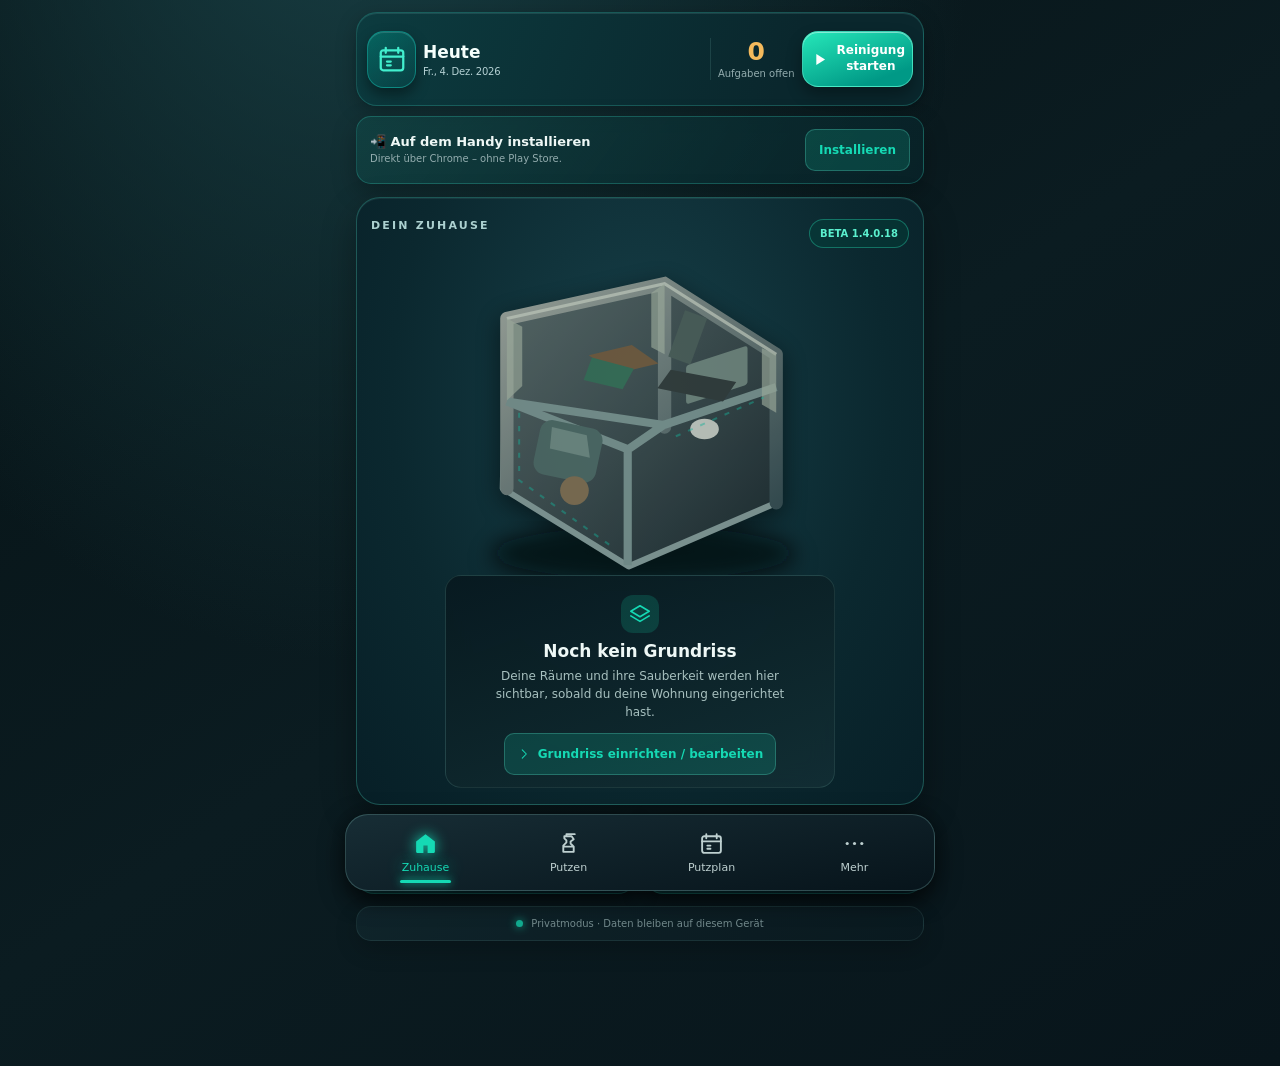
<file: index.html>
<!doctype html>
<html lang="de">
<head>
  <meta charset="utf-8">
  <meta name="viewport" content="width=device-width,initial-scale=1,viewport-fit=cover">
  <meta name="theme-color" content="#07181d">
  <meta name="description" content="Mein Putzmanager – privater Reinigungsplaner. Beta V1.4.0.18 mit optionaler Google-Drive-Sicherung.">
  <meta name="apple-mobile-web-app-capable" content="yes">
  <meta name="mobile-web-app-capable" content="yes">
  <link rel="manifest" href="./manifest.webmanifest">
  <link rel="icon" type="image/svg+xml" href="./assets/icon.svg">
  <link rel="apple-touch-icon" href="./assets/icon-192.png">
  <link rel="stylesheet" href="./style.css">
<link rel="stylesheet" href="./photo-compare.css">
  <link rel="stylesheet" href="./editor.css">
  <link rel="stylesheet" href="./clean.css">
  <link rel="stylesheet" href="./floorplan-premium.css">
  <link rel="stylesheet" href="./home-reference.css">
<link rel="stylesheet" href="./cleaning.css">
  <link rel="stylesheet" href="./inventory.css">
  <link rel="stylesheet" href="./cleaning-materials.css">
  <link rel="stylesheet" href="./room-timer.css">
  <link rel="stylesheet" href="./backup-drive.css">
  <title>Mein Putzmanager · Beta 1.4.0.18</title>
</head>
<body class="theme-dark accent-emerald">
<svg class="svg-sprite" xmlns="http://www.w3.org/2000/svg" aria-hidden="true">
<symbol id="ic-home" viewBox="0 0 24 24"><path d="m3 10 9-7 9 7v10a1 1 0 0 1-1 1h-6v-7h-4v7H4a1 1 0 0 1-1-1z"/></symbol>
<symbol id="ic-spray" viewBox="0 0 24 24"><path d="M8 5h7l2 3-3 2v2l3 3v5H7v-6l3-3V9L8 7zM10 5V3h8M7 15h10"/></symbol>
<symbol id="ic-calendar" viewBox="0 0 24 24"><rect x="3" y="5" width="18" height="16" rx="2"/><path d="M7 3v4M17 3v4M3 10h18M8 14h3M8 17h3"/></symbol>
<symbol id="ic-more" viewBox="0 0 24 24"><circle cx="5" cy="12" r="1.5"/><circle cx="12" cy="12" r="1.5"/><circle cx="19" cy="12" r="1.5"/></symbol>
<symbol id="ic-play" viewBox="0 0 24 24"><path d="m8 5 11 7-11 7z"/></symbol>
<symbol id="ic-check" viewBox="0 0 24 24"><path d="m5 12 5 5L20 7"/></symbol>
<symbol id="ic-spark" viewBox="0 0 24 24"><path d="m12 2 2.2 7.8L22 12l-7.8 2.2L12 22l-2.2-7.8L2 12l7.8-2.2z"/></symbol>
<symbol id="ic-bell" viewBox="0 0 24 24"><path d="M18 8a6 6 0 0 0-12 0c0 7-3 8-3 9h18c0-1-3-2-3-9zM10 21h4"/></symbol>
<symbol id="ic-chevron" viewBox="0 0 24 24"><path d="m9 5 7 7-7 7"/></symbol>
<symbol id="ic-clock" viewBox="0 0 24 24"><circle cx="12" cy="12" r="9"/><path d="M12 7v5l4 2"/></symbol>
<symbol id="ic-settings" viewBox="0 0 24 24"><path d="M12 3v3M12 18v3M3 12h3M18 12h3M5.6 5.6l2.1 2.1m8.6 8.6 2.1 2.1m0-12.8-2.1 2.1m-8.6 8.6-2.1 2.1"/><circle cx="12" cy="12" r="4"/></symbol>
<symbol id="ic-layers" viewBox="0 0 24 24"><path d="m2 9 10-6 10 6-10 6zM2 14l10 6 10-6"/></symbol>
<symbol id="ic-box" viewBox="0 0 24 24"><path d="m3 7 9-4 9 4v10l-9 4-9-4zM3 7l9 4 9-4M12 11v10"/></symbol>
<symbol id="ic-image" viewBox="0 0 24 24"><rect x="3" y="3" width="18" height="18" rx="3"/><circle cx="9" cy="9" r="2"/><path d="m4 18 5-5 3 3 4-5 5 6"/></symbol>
<symbol id="ic-book" viewBox="0 0 24 24"><path d="M12 6c-3-2-6-2-9-1v15c3-1 6-1 9 1 3-2 6-2 9-1V5c-3-1-6-1-9 1zM12 6v15"/></symbol>
<symbol id="ic-chart" viewBox="0 0 24 24"><path d="M4 19V9M10 19V4M16 19v-8M22 19v-6M2 21h20"/></symbol>
<symbol id="ic-moon" viewBox="0 0 24 24"><path d="M20 16A8 8 0 0 1 8 4a8.5 8.5 0 1 0 12 12z"/></symbol>
<symbol id="ic-sun" viewBox="0 0 24 24"><circle cx="12" cy="12" r="4"/><path d="M12 2v3M12 19v3M2 12h3M19 12h3M5 5l2 2m10 10 2 2M19 5l-2 2M7 17l-2 2"/></symbol>
<symbol id="ic-pause" viewBox="0 0 24 24"><path d="M8 5v14M16 5v14"/></symbol>
<symbol id="ic-stop" viewBox="0 0 24 24"><rect x="6" y="6" width="12" height="12" rx="2"/></symbol>
</svg>
<div id="app" class="app-shell">
  <header class="app-header">
    <div class="brand-mark"><svg viewBox="0 0 48 48" aria-hidden="true"><defs><linearGradient id="brand-gradient" x1="0" y1="0" x2="1" y2="1"><stop stop-color="#70f9d3"/><stop offset="1" stop-color="#008b90"/></linearGradient></defs><path fill="url(#brand-gradient)" d="M4 22 24 5 44 22v20H4z"/><path d="M14 37c4-17 19-22 24-21-1 18-13 24-24 21zm0 0 15-13" fill="none" stroke="#073a35" stroke-width="3" stroke-linecap="round"/></svg></div>
    <div class="brand-copy"><div class="brand-title">Mein <span>Putzmanager</span></div><div class="brand-subtitle">SAUBER. EINFACH. ENTSPANNT.</div></div>
    <button id="notifications" class="circle-button" type="button" aria-label="Informationen anzeigen"><svg class="icon"><use href="#ic-bell"/></svg><span class="notification-dot"></span></button>
  </header>
  <main id="main-content" tabindex="-1">
    <section id="view-home" class="view active" aria-labelledby="home-heading">
      <h1 class="sr-only" id="home-heading">Zuhause</h1>
      <div class="overview-strip surface"><div class="date-icon"><svg class="icon"><use href="#ic-calendar"/></svg></div><div class="date-copy"><strong>Heute</strong><small id="today-date"></small></div><div class="overview-count"><strong id="open-count">0</strong><small>Aufgaben offen</small></div><button class="primary-button compact" data-action="quickstart"><svg class="icon"><use href="#ic-play"/></svg><span>Reinigung<br>starten</span></button></div>
      <div id="install-panel" class="install-panel surface" aria-label="App installieren">
        <div class="install-panel-copy"><strong>📲 Auf dem Handy installieren</strong><small id="install-hint">Direkt über Chrome – ohne Play Store.</small></div>
        <button id="install-home-button" type="button" class="outline-button">Installieren</button>
      </div>
      <section class="floorplan surface" aria-label="Dein Grundriss">
        <div class="section-overline">DEIN ZUHAUSE <span class="beta-pill">BETA 1.4.0.18</span></div>
        <div id="floorplan-art" class="floorplan-art" role="img" aria-label="Dekorative schematische Wohnungsvorschau, noch kein gespeicherter Grundriss">
          <svg viewBox="0 0 360 332" xmlns="http://www.w3.org/2000/svg" aria-hidden="true">
            <defs><linearGradient id="floor" x1="0" x2="1" y1="0" y2="1"><stop stop-color="#63706e"/><stop offset="1" stop-color="#1d282c"/></linearGradient><linearGradient id="wall" x1="0" x2="1" y1="0" y2="1"><stop stop-color="#b1b4a9"/><stop offset="1" stop-color="#3c5054"/></linearGradient><filter id="shadow"><feGaussianBlur stdDeviation="10"/></filter></defs>
            <ellipse cx="183" cy="291" rx="147" ry="26" fill="#01070b" opacity=".8" filter="url(#shadow)"/>
            <path d="M50 62 204 28 313 97 313 242 169 304 46 228Z" fill="url(#floor)" stroke="#90a4a0" stroke-width="6" stroke-linejoin="round"/>
            <path d="M50 62 50 228M204 28 204 168M313 97 313 242M50 62 204 28 313 97" fill="none" stroke="url(#wall)" stroke-width="13" stroke-linecap="round"/>
            <path d="M50 143 203 166 313 129M168 303V190L203 166M169 190 50 143" fill="none" stroke="#849b96" stroke-width="8" stroke-linejoin="round"/>
            <path d="M130 98 172 88 198 106 156 116Z" fill="#7c5e3e"/><path d="m133 100-8 22 38 9 11-20" fill="#3b7459"/><rect x="85" y="159" width="62" height="54" rx="12" transform="rotate(12 85 159)" fill="#546e68"/><path d="m94 168 34 8 3 22-39-9" fill="#799188"/><circle cx="116" cy="230" r="14" fill="#8b7353"/><rect x="225" y="181" width="60" height="38" rx="3" transform="skewY(-18)" fill="#798c82"/><ellipse cx="243" cy="170" rx="14" ry="10" fill="#d7d8ce"/><path d="M210 112 274 124 261 143 197 130z" fill="#363c3a"/><rect x="224" y="54" width="23" height="48" transform="rotate(20 224 54)" fill="#52625b"/>
            <path d="M50 62 204 28 313 97" fill="none" stroke="#e2e6d5" stroke-width="3" opacity=".7"/>
            <path d="m50 62 15 8v58L50 142zM204 28l-13 9v53l13 7zM313 97l-14-6v55l14 8z" fill="#b7c2ae" opacity=".65"/>
            <path d="M62 154v66l91 65M215 177l86-38" stroke="#17cbaa" stroke-opacity=".45" stroke-width="2" stroke-dasharray="5 8" fill="none"/>
          </svg>
        </div>
        <div id="floorplan-empty" class="floorplan-empty"><div class="floorplan-empty-icon"><svg class="icon"><use href="#ic-layers"/></svg></div><h2>Noch kein Grundriss</h2><p>Deine Räume und ihre Sauberkeit werden hier sichtbar, sobald du deine Wohnung eingerichtet hast.</p><button type="button" id="setup-home" class="outline-button"><svg class="icon"><use href="#ic-chevron"/></svg> Grundriss einrichten / bearbeiten</button></div>
        <div id="home-floorplan-preview" class="home-floorplan-preview" hidden></div>
      </section>
      <div class="dashboard-grid"><button class="metric-card surface" type="button" data-nav="more"><span class="metric-icon"><svg class="icon"><use href="#ic-spark"/></svg></span><div><small>Wohnung gesamt</small><strong id="home-overall-value">– %</strong><span id="home-overall-caption">Noch keine Raumdaten</span></div><svg class="icon muted-chevron"><use href="#ic-chevron"/></svg></button><button class="metric-card surface" type="button" data-nav="plan"><span class="metric-icon"><svg class="icon"><use href="#ic-calendar"/></svg></span><div><small>Nächste Aufgabe</small><strong>Keine geplant</strong><span>Putzplan ansehen</span></div><svg class="icon muted-chevron"><use href="#ic-chevron"/></svg></button></div>
      <div class="surface section-footer"><span class="status-light"></span><span>Privatmodus · Daten bleiben auf diesem Gerät</span></div>
    </section>
    <section id="view-clean" class="view" aria-labelledby="clean-heading"><div class="page-heading"><small>REINIGUNG</small><h1 id="clean-heading">Putzen <span>leicht gemacht</span></h1><p>Starte deine Reinigung mit einem Fingertipp.</p></div>
       <div class="mode-grid"><button class="mode-card surface" data-action="quickstart" type="button"><span class="mode-icon"><svg class="icon"><use href="#ic-spray"/></svg></span><h2>Schnellreinigung</h2><p>Einfach starten, Zeit erfassen und abschließen.</p><span class="mode-action">Jetzt starten <svg class="icon"><use href="#ic-chevron"/></svg></span></button><button class="mode-card surface" data-action="detail" type="button"><span class="mode-icon"><svg class="icon"><use href="#ic-check"/></svg></span><h2>Detailreinigung</h2><p>Wähle einen Raum und hake tatsächlich gereinigte Bereiche ab.</p><span class="mode-action">Jetzt reinigen <svg class="icon"><use href="#ic-chevron"/></svg></span></button></div>
       <section class="surface cleaning-manager" aria-labelledby="cleaning-manager-title"><div class="card-heading"><h2 id="cleaning-manager-title">🏠 Reinigung nach Raum</h2></div><label for="cleaning-room-picker" class="room-label">Raum wählen</label><select id="cleaning-room-picker" class="cleaning-select" aria-label="Raum für die Reinigung wählen"></select><div class="cleaning-actions"><button type="button" id="cleaning-room-quick" class="room-primary">⚡ Schnellreinigung</button><button type="button" id="cleaning-room-detail" class="room-btn">☑ Detailreinigung</button><button type="button" id="cleaning-room-manage" class="room-btn">✏️ Aufgaben</button></div><p id="cleaning-room-status" class="room-note"></p></section>
       <section class="surface inventory-from-clean" aria-label="Putzmittel für die nächste Reinigung"><button type="button" id="inventory-open-clean" class="inventory-entry"><span class="row-icon"><svg class="icon"><use href="#ic-box"/></svg></span><span><strong>🧴 Putzmittel auswählen</strong><small>Direkt ins Lager · Artikel vormerken</small></span></button><small id="clean-supplies-display">Noch keine Putzmittel für die nächste Reinigung vorgemerkt.</small></section>
       <div class="surface activities"><div class="card-heading"><h2>Letzte Reinigungen</h2><span id="session-count" class="small-count">0 Einträge</span></div><div id="history-list" class="history-list"><p class="empty-note">Noch keine Reinigung abgeschlossen.</p></div></div><section class="surface activities"><div class="card-heading"><h2>🧾 Raum-Reinigungshistorie</h2><span id="room-history-count" class="small-count">0 Einträge</span></div><div id="room-clean-history" class="cleaning-history"><p class="empty-note">Noch keine Raumreinigung dokumentiert.</p></div></section>
    </section>
    <section id="view-plan" class="view" aria-labelledby="plan-heading"><div class="page-heading"><small>DEIN ALLTAG</small><h1 id="plan-heading">Mein <span>Putzplan</span></h1><p>Alle Aufgaben im Blick – ohne Stress.</p></div><div class="surface plan-card"><div class="week-heading"><svg class="icon"><use href="#ic-calendar"/></svg><span id="week-range"></span></div><div id="week-days" class="week-days"></div><div class="plan-today"><h2>Heute</h2><small>Verfügbares Zeitbudget</small></div><div class="time-options" role="group" aria-label="Zeitbudget"><button type="button" data-minutes="15">15 min</button><button type="button" data-minutes="30">30 min</button><button type="button" data-minutes="60">60 min</button></div><div class="daily-plan"><p class="room-note" id="daily-plan-summary" aria-live="polite"></p><div id="daily-plan-items" aria-live="polite"></div></div><section id="plan-reminders" class="daily-reminders"><h3>🔔 Tageserinnerungen</h3><label><input id="plan-reminders-enable" type="checkbox"> Systemhinweis beim Öffnen der App aktivieren</label><div class="daily-quiet"><label>Ruhezeit ab <select id="plan-reminders-quiet-from" aria-label="Ruhezeit beginnt"></select></label><label>bis <select id="plan-reminders-quiet-to" aria-label="Ruhezeit endet"></select></label></div><p class="room-note" id="plan-reminders-status"></p><small class="room-note">Hinweis: Ohne Server/Push kann die PWA im Hintergrund keine festen Erinnerungen garantieren. In der App werden fällige Aufgaben stets angezeigt.</small></section></div></section>
    <section id="view-more" class="view" aria-labelledby="more-heading"><div class="page-heading"><small>DEIN PERSÖNLICHER BEREICH</small><h1 id="more-heading">Mehr <span>entdecken</span></h1><p>Einstellungen und kommende Funktionen.</p></div>
      <div class="surface settings-card"><div class="card-heading"><h2><svg class="icon"><use href="#ic-settings"/></svg> Erscheinungsbild</h2></div><div class="setting-title">Designmodus</div><div class="appearance-switch" role="group" aria-label="Designmodus"><button type="button" data-theme="dark"><svg class="icon"><use href="#ic-moon"/></svg> Dunkel</button><button type="button" data-theme="light"><svg class="icon"><use href="#ic-sun"/></svg> Hell</button></div><div class="setting-title">Akzentfarbe</div><div class="swatches" role="group" aria-label="Akzentfarbe"><button data-accent="emerald" type="button" aria-label="Smaragd-Türkis" title="Smaragd-Türkis"><span></span></button><button data-accent="blue" type="button" aria-label="Ozeanblau" title="Ozeanblau"><span></span></button><button data-accent="violet" type="button" aria-label="Violett" title="Violett"><span></span></button><button data-accent="amber" type="button" aria-label="Gold" title="Gold"><span></span></button></div></div>
      <div class="surface menu-card"><h2>Weitere Bereiche</h2><button type="button" id="inventory-open-more" class="inventory-entry"><span class="row-icon"><svg class="icon"><use href="#ic-box"/></svg></span><span><strong>Putzlager</strong><small>Produkte, Geräte, Wäsche und Verbrauch · V1.4.0.5</small></span><svg class="icon muted-chevron"><use href="#ic-chevron"/></svg></button><button type="button" id="photos-open" class="inventory-entry"><span class="row-icon">📸</span><span><strong>Vorher-/Nachher-Fotos</strong><small>Lokale Fotogalerie mit Vergleich · auch im Drive-Backup</small></span></button><button type="button" id="knowledge-open" class="inventory-entry"><span class="row-icon">📖</span><span><strong>Reinigungsanleitungen</strong><small>Schritt-für-Schritt · offline</small></span></button><div class="menu-row"><span class="row-icon"><svg class="icon"><use href="#ic-chart"/></svg></span><div><strong>Statistik</strong><small>Verlauf und Auswertung · V1.3</small></div><span class="soon-label">Später</span></div></div>
      <section id="photo-panel" class="surface activities" aria-labelledby="photos-heading"><div class="card-heading"><h2 id="photos-heading">📸 Reinigungsfotos</h2><span id="photo-gallery-count" class="small-count"></span></div><p class="room-note">Vorher-/Nachher-Fotos werden beim Abschluss einer Raumreinigung gespeichert, lokal komprimiert und in neuen JSON-/Drive-Backups mitgesichert. Keine feste Fotoanzahl: Fotos werden lokal in IndexedDB gespeichert. Mehrere Vorher- und Nachher-Fotos je Reinigung sind möglich; jedes Bild lässt sich einzeln löschen und für den Vergleich auswählen; keine KI-Auswertung. Neue tägliche Google-Drive-Sicherungen enthalten die Reinigungsfotos; bitte Upload-Bestätigung prüfen.</p><div id="photo-gallery" class="photo-gallery"></div></section><section id="knowledge-panel" class="surface activities"><h2>📖 Reinigungswissen</h2><p class="room-note">Orientierungshilfen. Dosierung, Einwirkzeit und Eignung immer am jeweiligen Produktetikett prüfen.</p><div id="knowledge-guides"></div></section>
      <section id="backup-panel" class="surface backup-panel" aria-labelledby="backup-heading">
        <div class="card-heading"><h2 id="backup-heading">☁️ Google Drive · Datensicherung</h2></div>
        <p>Alle aktuellen Putzmanager-Daten sichern: Wohnung/Grundrisse, Aufgaben, Reinigungen, Lager, Verbrauch, Fotos und Stoppuhren. Keine Live-Synchronisation. Google Drive nur nach deiner Anmeldung.</p>
        <div class="backup-connection"><strong id="backup-account" aria-live="polite">Nicht verbunden</strong>
          <label for="backup-client-id">Google-OAuth-Client-ID (Webanwendung)</label>
          <input id="backup-client-id" type="text" inputmode="text" spellcheck="false" autocomplete="off" placeholder="123456789-abc.apps.googleusercontent.com" aria-describedby="backup-client-help">
          <small id="backup-client-help">Wie bei MR-Hausservice: vorhandene Client-ID wird auf demselben Browser vorgeschlagen. Google Drive API muss im Google-Projekt aktiviert sein, die JavaScript-Herkunft <code>https://darkman0607.github.io</code> muss zugelassen sein. Keine geheimen Schlüssel eintragen.</small>
          <div class="backup-actions"><button id="backup-client-save" type="button" class="outline-button">Client-ID speichern</button><button id="backup-connect" type="button" class="primary-button">🔐 Mit Google anmelden</button><button id="backup-disconnect" type="button" class="outline-button">Trennen</button></div>
        </div>
        <div class="backup-actions"><button type="button" id="backup-drive-upload" class="primary-button">☁️ Alles auf Drive speichern</button><button type="button" id="backup-drive-list" class="outline-button">📂 Drive-Sicherungen anzeigen</button></div>
        <div id="backup-drive-files" class="backup-files" aria-live="polite"></div>
        <h3>Zusätzliche Sicherheitskopien</h3><div class="backup-actions"><button id="backup-local-export" type="button" class="outline-button">⬇ Sicherungsdatei herunterladen</button><button id="backup-local-import" type="button" class="outline-button">⬆ Datei wiederherstellen</button><button id="backup-recovery" type="button" class="outline-button">↶ Vorherigen Stand zurückholen</button></div>
        <input type="file" id="backup-import-input" accept="application/json,.json" hidden>
        <p id="backup-status" class="backup-status" role="status" aria-live="polite">Bereit. Drive-Anmeldung nur mit Internet; die App selbst bleibt offline nutzbar.</p>
        <small class="backup-caution">⚠ Wiederherstellen ersetzt die Putzmanager-Daten auf diesem Gerät, nicht die Daten anderer Apps. Zuvor wird automatisch ein lokaler Wiederherstellungspunkt angelegt. Für einen Gerätewechsel auf beiden Geräten mit demselben Google-Konto anmelden. Passwörter oder Google-Tokens werden nicht in die Sicherung geschrieben.</small>
      </section>
      <div class="surface privacy-card"><strong>Deine private Beta</strong><p>Die App speichert weiterhin lokal und offline. Google Drive ist eine manuelle, optionale Datensicherung, keine Live-Synchronisierung.</p><button id="install-button" class="outline-button" type="button">App installieren / Anleitung</button><small>Version 1.4.0.18 · Google Drive Sicherung (Beta)</small></div></section>
    <section id="view-inventory" class="view inventory-page" aria-labelledby="inventory-heading">
      <div class="inventory-topline"><div class="page-heading"><small>LAGER · U16</small><h1 id="inventory-heading" tabindex="-1">Mein <span>Putzlager</span></h1><p>Putzmittel, Zubehör und Reinigungsgeräte.</p></div><button id="inventory-back" type="button" class="inventory-back">← Zurück</button></div>
      <div class="surface inventory-panel"><div class="inventory-toolbar"><h2>📦 Lagerübersicht</h2><div class="inventory-toolbar-actions"><button id="inventory-manage-categories" class="inventory-add" type="button" aria-expanded="false" aria-controls="inventory-category-manager">⚙ Kategorien</button><button id="inventory-add" class="inventory-add" type="button">＋ Artikel</button></div></div><div class="inventory-counter"><span id="inventory-count">0 Artikel</span><span id="inventory-warning-count" class="inventory-chip" hidden>0 Vorratswarnungen</span></div>
       <div class="inventory-filter-grid">
        <label class="inventory-search-wrap">Suchen<input id="inventory-search" type="search" autocomplete="off" placeholder="Name, Kategorie, Lagerort …" aria-label="Lager durchsuchen"></label>
        <label>Kategorie<select id="inventory-category"><option value="all">Alle Kategorien</option></select></label>
        <label>Lagerort<select id="inventory-location"><option value="">Alle Lagerorte</option></select></label>
        <label>Status<select id="inventory-status"><option value="all">Alle Artikel</option><option value="favorite">★ Favoriten</option><option value="low">Fast leer</option><option value="missing">Fehlt</option><option value="incomplete">Unvollständig</option></select></label>
        <label>Sortieren<select id="inventory-sort"><option value="name">Name A–Z</option><option value="newest">Neueste zuerst</option><option value="oldest">Älteste zuerst</option><option value="category">Kategorie</option><option value="location">Lagerort</option><option value="stock">Bestand aufsteigend</option></select></label>
       </div>
       <div class="inventory-toolbar"><span class="inventory-note">Bestände und bestätigte Verwendungen werden lokal gespeichert.</span><div class="inventory-view-toggle" aria-label="Lagerdarstellung"><button type="button" id="inventory-view-list" aria-pressed="true">☷ Liste</button><button type="button" id="inventory-view-grid" aria-pressed="false">▦ Kacheln</button></div></div>
       <div id="inventory-items" class="inventory-items inventory-list" aria-live="polite"></div>
       <p class="inventory-storage-warning" id="inventory-storage-notice" hidden>⚠ Speichern nicht möglich. Die Änderungen sind nur bis zum Schließen der App vorhanden.</p>
       <p class="inventory-note">Mit „🧺 In Wäsche +1“ kannst du benutzte Geschirr- oder Putztücher auch ohne Reinigungssitzung zur Wäsche buchen. „Gewaschen +1“ oder „Alle gewaschen“ setzt sie auf sauber zurück. Bei jeder abgeschlossenen Raumreinigung werden ausgewählte Einwegartikel automatisch abgezogen und waschbare Textilien zu „Wäsche“ gebucht. Bei Flüssigmitteln wird die Nutzung gezählt; der Flaschenbestand sinkt erst mit „Flasche leer“. Unter „Bearbeiten“ lässt sich die Buchungsart je Artikel ändern.</p>
       <div id="inventory-selection" class="inventory-selection" hidden><span id="inventory-selection-count">0 Produkte vorgemerkt</span><button type="button" id="inventory-selection-done" class="inventory-back">Zur Reinigung</button></div>
      </div>
      <section id="inventory-category-manager" class="surface inventory-category-manager" hidden aria-label="Kategorien verwalten">
       <div class="inventory-toolbar"><h2>⚙ Kategorien verwalten</h2><button type="button" id="inventory-categories-close" class="inventory-back">Schließen</button></div>
       <p class="inventory-note">Eigene Kategorien erstellen, umbenennen oder löschen. Die Artikelart steuert den Verbrauch und bleibt nach dem Anlegen festgelegt.</p>
       <div id="inventory-category-rows" class="inventory-category-rows"></div>
       <form id="inventory-category-form" class="inventory-category-form"><h3 id="inventory-category-form-title">Neue Kategorie</h3>
        <label>Name der Kategorie *<input name="name" maxlength="50" autocomplete="off" required placeholder="z. B. Handschuhe"></label>
        <label>Artikelart *<select name="type" required><option value="mittel">🧴 Putzmittel (Flaschen zählen)</option><option value="zubehoer">🧽 Zubehör (Einweg/Wiederverwendbar)</option><option value="geraete">⚙️ Reinigungsgeräte</option></select></label>
        <p id="inventory-category-error" role="alert" class="inventory-storage-warning"></p>
        <div class="inventory-form-buttons"><button type="button" id="inventory-category-cancel">Abbrechen</button><button type="submit" id="inventory-category-save">＋ Kategorie erstellen</button></div>
       </form>
      </section>
      <form id="inventory-add-form" class="surface inventory-add-form" hidden><h2 id="inventory-form-title">Neuen Artikel erfassen</h2><div class="inventory-add-form-grid">
       <label class="full">Artikelname *<input id="inventory-name" name="name" maxlength="90" required placeholder="z. B. Badreiniger"></label>
       <label>Kategorie *<select name="category" required></select></label>
       <label>Lagerort<input name="location" maxlength="70" placeholder="z. B. Badschrank"></label>
       <label class="inventory-exact-setting">Menge<input name="quantity" type="number" min="0" max="999999" step="0.01" value="1" required></label>
       <label class="inventory-exact-setting">Einheit<select name="unit"><option>Stück</option><option>Flaschen</option><option>Packungen</option><option>Liter</option><option>Milliliter</option><option>Kilogramm</option><option>Gramm</option><option>Paar</option></select></label>
       <label class="inventory-exact-setting">Mindestbestand<input name="minimum" type="number" min="0" max="999999" step="0.01" value="1"></label>
       <label>Artikel-Icon<select name="icon" id="inventory-icon">
       <option value="bottle">🧴 Reinigungsmittel / Flasche</option><option value="spray">🫧 Reinigerspray</option>
       <option value="glovesBlue">🧤 Blaue Handschuhe</option><option value="glovesWhite">🧤 Weiße Handschuhe</option><option value="glovesPink">🧤 Rosa Handschuhe</option>
       <option value="dishcloth">🟨 Geschirrtuch</option><option value="cloth">🧻 Putztuch</option><option value="sponge">🧽 Schwamm</option>
       <option value="brush">🪥 Bürste</option><option value="broom">🧹 Besen</option><option value="bucket">🪣 Eimer</option><option value="vacuum">🌀 Staubsauger</option><option value="device">⚙️ Gerät</option><option value="paper">🧻 Küchenpapier</option><option value="other">📦 Sonstiges</option>
       </select></label>
       <label>Marke / Hersteller<input name="brand" maxlength="80" placeholder="Optional"></label>
       <label>Modell<input name="model" maxlength="80" placeholder="Optional"></label>
       <label class="full">Notizen<textarea name="notes" maxlength="500" rows="2" placeholder="Optional: Material, Anwendung, Besonderheiten"></textarea></label>
       <label class="full">Bestandsführung für diesen Artikel
        <select name="stockMode" id="inventory-stock-mode"><option value="exact">🔢 Exakt – Stückzahl / Nutzungsbuchung wie bisher</option><option value="level">📦 Einfach – Voll / Halb / Fast leer / Leer</option></select>
        <small>Die einfache Methode kann für jeden Artikel einzeln eingestellt werden. Sie zieht bei Reinigungen keine Stücke automatisch ab.</small>
       </label>
       <div class="full inventory-level-settings" id="inventory-level-settings" hidden>
         <label>Offene Packung
           <select name="stockLevel"><option value="full">Voll</option><option value="half">Halb</option><option value="low">Fast leer</option><option value="empty">Leer</option></select>
         </label>
         <label>Geschlossene Ersatzpackungen<input name="sparePacks" type="number" min="0" max="999999" step="1" value="0"></label>
         <label>Stück je Packung (optional)<input name="packSize" type="number" min="0" max="999999" step="1" value="0" placeholder="z. B. 80"></label>
         <small class="full">Keine genaue Stückzählung. „Leer“ bedeutet: die offene Packung ist leer. Bei vorhandenen Ersatzpackungen kannst du „Neue Packung öffnen“ drücken. Exakte Bestandszahlen bleiben beim Methodenwechsel gespeichert.</small>
       </div>
       <label class="full inventory-exact-setting">Wie wird der Artikel bei einer bestätigten Reinigung gebucht?
       <select name="handling" id="inventory-handling"><option value="liquid">🧴 Mittel – Verwendungen zählen, Flasche erst bei „leer“ abziehen</option><option value="consume">🗑️ Einweg – automatisch 1 Stück/Paar abziehen</option><option value="wash">🧺 Waschbar – 1 Stück/Paar in die Wäsche verschieben</option><option value="durable">♻️ Dauerhaft – Bestand bleibt gleich</option></select></label>
       <label class="full inventory-wash-settings" id="inventory-wash-settings" hidden>Waschtemperatur laut Pflegeetikett (optional)
         <select name="washTemperature" id="inventory-wash-temperature"><option value="">Nicht hinterlegt</option><option value="30">30 °C</option><option value="40">40 °C</option><option value="60">60 °C</option><option value="90">90 °C</option></select>
         <small>Nur anzeigen, was auf deinem Tuch-Etikett erlaubt ist; keine automatische Temperatur-Empfehlung.</small>
       </label>
       <small class="full inventory-note">Für Handschuhe, Putz- und Geschirrtücher Art bewusst einstellen. Waschbare Artikel kommen nach „Gewaschen“ zurück zu den sauberen Beständen.</small>
       <label class="full">Artikelfotos (max. 3)<input id="inventory-photos" type="file" accept="image/*" multiple></label>
       <div class="full" id="inventory-photo-preview"></div><p class="full room-note" id="inventory-photo-help"></p>
       </div><p id="inventory-form-error" role="alert" class="inventory-storage-warning"></p><div class="inventory-form-buttons"><button type="button" id="inventory-cancel">Abbrechen</button><button type="submit" id="inventory-save">Artikel speichern</button></div></form>
    </section>
  </main>
  <nav class="bottom-nav" aria-label="Hauptnavigation"><button class="nav-button active" type="button" data-nav="home" aria-current="page"><svg class="icon"><use href="#ic-home"/></svg><span>Zuhause</span></button><button class="nav-button" type="button" data-nav="clean"><svg class="icon"><use href="#ic-spray"/></svg><span>Putzen</span></button><button class="nav-button" type="button" data-nav="plan"><svg class="icon"><use href="#ic-calendar"/></svg><span>Putzplan</span></button><button class="nav-button" type="button" data-nav="more"><svg class="icon"><use href="#ic-more"/></svg><span>Mehr</span></button></nav>
</div>
<div class="modal-backdrop" id="modal" hidden><div class="modal-card" role="dialog" aria-modal="true" aria-labelledby="modal-title"><button class="close-modal" id="close-modal" type="button" aria-label="Schließen">×</button><h2 id="modal-title"></h2><div id="modal-body"></div></div></div>
<div id="toast" role="status" aria-live="polite"></div>


<!-- U04: private view-mode room details. The SVG floorplan remains read-only. -->
<section id="room-detail-overlay" class="room-sheet-overlay" role="dialog" aria-modal="true" aria-labelledby="room-detail-title" hidden>
  <div class="room-sheet room-detail-sheet">
    <div class="room-drag-indicator" aria-hidden="true"></div>
    <header class="room-sheet-top room-detail-heading">
      <div class="room-heading-copy"><small id="room-detail-floor">DEIN RAUM</small><h2 id="room-detail-title">Raum</h2></div>
      <button id="room-detail-close" type="button" class="room-close" aria-label="Raumdetails schließen">✕</button>
    </header>
    <div class="room-overview-card" aria-label="Geschätzte Sauberkeit des Raums">
      <div class="room-overview-gauge" aria-hidden="true"><strong id="room-detail-score-num">50%</strong></div>
      <div class="room-overview-copy"><span class="room-overview-eyebrow">AKTUELLER ZUSTAND</span><div id="room-detail-state" class="room-state-value" aria-live="polite">50 % · Reinigung sinnvoll</div><small>Schätzung – jederzeit anpassbar</small></div>
    </div>
    <div class="room-main-actions" aria-label="Raumaktionen">
      <button type="button" id="room-detail-quick" class="room-primary room-action-main"><span class="room-action-icon" aria-hidden="true">⚡</span><span>Schnell reinigen<small>Reinigung direkt starten</small></span><span class="room-action-arrow" aria-hidden="true">›</span></button>
      <div class="room-action-pair">
        <button type="button" id="room-detail-detailed" class="room-btn room-action-secondary"><span aria-hidden="true">☑</span><span>Checkliste</span></button>
        <button type="button" id="room-detail-tasks" class="room-btn room-action-secondary"><span aria-hidden="true">✏️</span><span>Aufgaben</span></button>
      </div>
    </div>
    <div class="room-detail-sections">
      <details id="room-areas-panel" class="room-detail-accordion">
        <summary><span class="room-accordion-icon" aria-hidden="true">▦</span><span class="room-accordion-label"><strong>Unterbereiche</strong><small id="room-area-count">Boden, Möbel, Gegenstände verwalten</small></span><span class="room-accordion-chevron" aria-hidden="true">⌄</span></summary>
        <div class="room-accordion-body"><div id="room-areas"></div>
          <label class="room-inline-label" for="room-area-name">Neuen Unterbereich anlegen</label>
          <div class="room-add-line"><input id="room-area-name" type="text" maxlength="55" placeholder="z. B. Boden oder Fenster" aria-label="Name des neuen Unterbereichs"><button id="room-area-add" type="button" class="room-primary">＋ Anlegen</button></div>
        </div>
      </details>
      <details id="room-score-panel" class="room-detail-accordion">
        <summary><span class="room-accordion-icon" aria-hidden="true">◉</span><span class="room-accordion-label"><strong>Sauberkeit anpassen</strong><small>Raumwert und Restflächen</small></span><span class="room-accordion-chevron" aria-hidden="true">⌄</span></summary>
        <div class="room-accordion-body">
          <label class="room-label" for="room-score-input">Gesamten Raum bewerten <output id="room-score-display">50 %</output></label>
          <input id="room-score-input" type="range" min="0" max="100" value="50" step="1">
          <button id="room-score-save" class="room-primary room-save-action" type="button">Raumwert übernehmen</button>
          <p id="room-score-note" class="room-note"></p>
          <div class="room-inner-divider"></div>
          <label class="room-label" for="room-base-input">Nicht erfasste Flächen <output id="room-base-display">50 %</output></label>
          <input id="room-base-input" type="range" min="0" max="100" value="50" step="1">
          <button id="room-base-save" class="room-btn room-save-action" type="button">Restflächen bewerten</button>
          <p class="room-note">Schätzmodell: Restflächen und Unterbereiche zählen jeweils einmal. Eine manuelle Raumkorrektur gilt bis zur nächsten Änderung eines Unterbereichs.</p>
        </div>
      </details>
    </div>
    <p class="room-footnote">ⓘ Die Prozentwerte sind deine Schätzungen – keine Messwerte.</p>
  </div>
</section>
<section id="room-quick-overlay" class="room-sheet-overlay" role="dialog" aria-modal="true" aria-labelledby="room-quick-title" hidden>
  <div class="room-sheet room-quick"><div class="room-sheet-top"><div><small>SCHNELLAKTIONEN</small><h2 id="room-quick-title">Raum</h2></div><button type="button" id="room-quick-close" class="room-close" aria-label="Schnellaktionen schließen">✕</button></div>
    <p class="room-note">Sauberkeit manuell setzen (geschätzt):</p>
    <div class="quick-score-grid"><button type="button" data-quick-score="25">25 %</button><button type="button" data-quick-score="50">50 %</button><button type="button" data-quick-score="75">75 %</button><button type="button" data-quick-score="100">100 %</button></div>
    <div class="cleaning-actions"><button type="button" id="room-quick-clean" class="room-primary">⚡ Raum reinigen</button><button type="button" id="room-quick-detail" class="room-btn">Raumdetails öffnen</button></div>
  </div>
</section>

<section id="cleaning-overlay" class="room-sheet-overlay" role="dialog" aria-modal="true" aria-labelledby="cleaning-title" hidden><div class="room-sheet cleaning-sheet"><header class="room-sheet-top"><div><small id="cleaning-subtitle">U05 · REINIGUNG</small><h2 id="cleaning-title">Reinigung</h2></div><button type="button" id="cleaning-close" class="room-close" aria-label="Reinigung schließen">✕</button></header><div id="cleaning-content"></div></div></section>
<section id="editor-overlay" class="editor-overlay" aria-label="Vollbild-Grundriss-Editor" hidden>
  <header class="editor-topline"><div><strong>📐 Grundriss zeichnen</strong> <small>V1.4.0.4 · Grundriss</small></div><button id="editor-close" type="button" class="editor-btn highlight">✓ Fertig</button></header>
  <div class="editor-controls">
    <label class="editor-setting">Wohnart <select id="editor-kind" class="editor-select"><option value="wohnung">Wohnung</option><option value="haus">Haus</option></select></label>
    <div id="editor-level-picker" class="editor-floor-nav" hidden><button id="editor-floor-prev" type="button" class="editor-btn" aria-label="Vorherige Ebene">‹</button><strong id="editor-level-name">Ebene 1</strong><button id="editor-floor-next" type="button" class="editor-btn" aria-label="Nächste Ebene">›</button></div>
    <button id="editor-add-floor" type="button" class="editor-btn">+ Ebene</button>
    <button id="editor-rename-floor" type="button" class="editor-btn">Umbenennen</button>
    <button id="editor-remove-floor" type="button" class="editor-btn warn">Ebene löschen</button>
  </div>
  <div class="editor-toolbar"><label class="editor-setting">Aufbau <select id="editor-method" class="editor-select"><option value="room">Raum für Raum</option><option value="outline">Außenkontur zeichnen</option></select></label><button id="editor-new-outline" type="button" class="editor-btn">Außenkontur neu</button><button id="editor-undo" type="button" class="editor-btn" aria-label="Rückgängig">↶ Undo</button><button id="editor-redo" type="button" class="editor-btn" aria-label="Wiederholen">↷ Redo</button></div>
  <div class="editor-stage"><svg id="drawing-canvas" viewBox="0 0 1000 720" role="application" aria-label="Zeichenfläche: Räume verschieben, Eckpunkte bearbeiten und ausgewählten Raum am Drehgriff frei drehen"></svg><div class="editor-canvas-tools"><button id="editor-zoom-in" type="button" class="editor-btn" aria-label="Vergrößern">＋</button><button id="editor-zoom-out" type="button" class="editor-btn" aria-label="Verkleinern">－</button><button id="editor-fit" type="button" class="editor-btn">⛶</button></div></div>
  <p class="editor-hint" id="editor-drawing-hint" aria-live="polite"></p>
  <div class="editor-bottom-tools"><button id="editor-complete" type="button" class="editor-btn highlight" hidden>✓ Form schließen</button><button id="editor-cancel-draw" type="button" class="editor-btn">Zeichnen abbrechen</button></div>
  <div class="editor-new-room"><label for="editor-new-room">Neuen Raum anlegen</label><div class="editor-inline"><input id="editor-new-room" class="editor-input" type="text" placeholder="z. B. Badezimmer" maxlength="55"><select id="editor-room-shape" class="editor-select" aria-label="Raumform"><option value="rect">Rechteck</option><option value="l">L-Form</option><option value="frei">Frei zeichnen</option></select><button id="editor-add-room" type="button" class="editor-btn highlight">＋ Raum</button></div></div>
  <div id="editor-selection" class="editor-selection editor-selection-empty"><label for="editor-selected-name">Ausgewählter Raum bearbeiten</label><div class="editor-inline"><input id="editor-selected-name" class="editor-input" type="text" maxlength="55"><button id="editor-delete-room" type="button" class="editor-btn warn">Raum löschen</button></div><small id="editor-selected-caption"></small>
    <div class="editor-rotate-controls" aria-label="Ausgewählten Raum drehen">
      <button id="editor-rotate-left" class="editor-btn editor-rotate-arrow" type="button" aria-label="Raum 15 Grad nach links drehen">↶ −15°</button>
      <label class="editor-setting" for="editor-rotate-angle">Winkel (°)
        <input id="editor-rotate-angle" class="editor-input editor-rotate-input" type="number" min="0" max="360" step="1" inputmode="numeric" aria-label="Drehwinkel des Raums von 0 bis 360 Grad">
      </label>
      <button id="editor-rotate-right" class="editor-btn editor-rotate-arrow" type="button" aria-label="Raum 15 Grad nach rechts drehen">↷ +15°</button>
    </div>
    <small class="editor-rotate-tip">↻ Grünen Drehgriff am Raum mit dem Finger ziehen oder Pfeile/Winkel verwenden (360°).</small>
  </div>
  <section class="editor-geometry-tools" aria-label="Wände, Maße und Öffnungen">
    <div id="editor-geometry-status" role="status" aria-live="polite"></div>
    <div id="editor-wall-tools" class="editor-panel" hidden>
      <strong>🧱 Ausgewählte Wand</strong><small id="editor-wall-summary">Wand auswählen</small>
      <small id="editor-scale-status">Noch kein Maßstab hinterlegt</small>
      <div class="editor-inline"><label class="editor-setting">Wandlänge in Metern <input id="editor-wall-measure" class="editor-input editor-number" type="number" min="0.1" max="300" step="0.01" placeholder="z. B. 3,50"></label><button class="editor-btn" id="editor-calibrate" type="button">📏 Maßstab festlegen</button><button class="editor-btn" id="editor-set-wall-length" type="button">Wandlänge ändern</button></div>
    </div>
    <div id="editor-room-dimensions" class="editor-panel" hidden>
      <strong>📐 Raummaße anpassen</strong><small id="editor-room-size-label"></small>
      <div class="editor-inline"><label class="editor-setting">Breite (m)<input id="editor-room-width" class="editor-input editor-number" type="number" min="0.1" max="300" step="0.01" placeholder="Breite"></label><label class="editor-setting">Tiefe (m)<input id="editor-room-height" class="editor-input editor-number" type="number" min="0.1" max="300" step="0.01" placeholder="Tiefe"></label><button type="button" id="editor-set-room-size" class="editor-btn">Maße übernehmen</button></div>
    </div>
    <div id="editor-opening-panel" class="editor-panel" hidden>
      <strong>🚪 Türen und 🪟 Fenster</strong><small>Wand antippen und Öffnung setzen. Freie Segmente werden tatsächlich aus der Wand ausgelassen.</small>
      <div id="editor-opening-list" class="editor-inline"></div>
      <div class="editor-inline"><label class="editor-setting">Art <select id="editor-opening-kind" class="editor-select"><option value="door">Tür</option><option value="window">Fenster</option></select></label><label class="editor-setting">Typ <select id="editor-opening-type" class="editor-select"><option value="single">Einflügelig</option><option value="double">Zweiflügelig</option><option value="sliding">Schiebetür / Schiebefenster</option><option value="open">Offener Durchgang</option></select></label>
      <label id="editor-opening-swing-wrap" class="editor-setting">Anschlag <select id="editor-opening-swing" class="editor-select"><option value="left">Links</option><option value="right">Rechts</option></select></label></div>
      <div class="editor-inline"><label class="editor-setting">Breite <input id="editor-opening-width" class="editor-input editor-number" type="number" min="0.01" step="0.01" value="80"></label><label class="editor-setting">Höhe (optional)<input id="editor-opening-height" class="editor-input editor-number" type="number" min="0.01" step="0.01" placeholder="Optional"></label>
      <label class="editor-setting">Position <span id="editor-opening-position-label">50 %</span><input id="editor-opening-position" type="range" min="5" max="95" step="1" value="50"></label></div>
      <small>Vor Maßstab-Kalibrierung sind Breite und Höhe in Plan-Einheiten, danach in Metern.</small>
      <div class="editor-inline"><button id="editor-add-opening" type="button" class="editor-btn highlight">＋ Öffnung einsetzen</button><button id="editor-update-opening" type="button" class="editor-btn">Änderung speichern</button><button id="editor-remove-opening" type="button" class="editor-btn warn">Öffnung löschen</button></div>
    </div>
  </section>
  <footer class="editor-footer"><span id="editor-floor-count">1 Ebene</span> · <span id="editor-rooms-count">0 Räume</span> · Auto-Speichern aktiv · Maße optional</footer>
</section>

<script src="./app.js" defer></script>
<script src="./geometry.js" defer></script>
<script src="./task-model.js" defer></script>
<script src="./clean-model.js" defer></script>
<script src="./editor.js" defer></script>
<script src="./floorplan-premium.js" defer></script>
<script src="./cleaning-materials.js" defer></script>
<script src="./room-timer.js" defer></script>
<script src="./cleaning-ui.js" defer></script>
<script src="./inventory-model.js" defer></script>
<script src="./inventory-ui.js" defer></script>
<script src="./plan-model.js" defer></script>
<script src="./photos.js" defer></script>
<script src="./photo-compare.js" defer></script>
<script src="./knowledge-ui.js" defer></script>
<script src="./backup-model.js" defer></script>
<script src="./backup-drive.js" defer></script>
<script src="./plan-ui.js" defer></script>
</body>
</html>
</file>
<file: style.css>
:root{font-family:Inter,ui-sans-serif,system-ui,-apple-system,"Segoe UI",sans-serif;font-synthesis:none;-webkit-tap-highlight-color:transparent;color-scheme:dark}*{box-sizing:border-box}html{height:100%;background:#061115}body{margin:0;min-height:100dvh;background:radial-gradient(ellipse at 28% -18%,#194146 0,transparent 48%),linear-gradient(145deg,#061215,#0b1c21 50%,#08151b);color:var(--text);--bg:#07171c;--surface:linear-gradient(125deg,#11272e,#0a1a20);--surface-solid:#10252b;--border:rgba(139,218,204,.14);--text:#eef8f6;--secondary:#93acae;--subtle:#648185;--accent:#15d9b4;--accent-deep:#007c70;--accent-fog:rgba(21,217,180,.17);--shadow:0 9px 25px rgba(0,0,0,.28);transition:background .25s,color .25s}body.accent-blue{--accent:#4dbcf9;--accent-deep:#1679b6;--accent-fog:rgba(77,188,249,.16)}body.accent-violet{--accent:#bb9bff;--accent-deep:#7659b5;--accent-fog:rgba(187,155,255,.16)}body.accent-amber{--accent:#f7c15f;--accent-deep:#aa7526;--accent-fog:rgba(247,193,95,.16)}body.theme-light{color-scheme:light;--bg:#e8f1f0;--surface:linear-gradient(150deg,#ffffff,#f0f8f6);--surface-solid:#fff;--border:rgba(24,87,80,.14);--text:#193238;--secondary:#5b7376;--subtle:#899c9e;--shadow:0 9px 25px rgba(14,49,52,.09);background:radial-gradient(ellipse at 5% -3%,#b6f2e3,transparent 42%),linear-gradient(145deg,#eef9f7,#deeced)}button,input{font:inherit}button{cursor:pointer;touch-action:manipulation}button:focus-visible,input:focus-visible{outline:3px solid var(--accent);outline-offset:3px}button:disabled{opacity:.55;cursor:not-allowed}.svg-sprite{position:absolute;width:0;height:0;overflow:hidden}.icon{width:22px;height:22px;display:inline-block;vertical-align:middle;fill:none;stroke:currentColor;stroke-linecap:round;stroke-linejoin:round;stroke-width:1.8;flex-shrink:0}#ic-home,#ic-play{fill:currentColor;stroke:none}#ic-more circle{fill:currentColor;stroke:none}.sr-only{position:absolute;width:1px;height:1px;overflow:hidden;clip:rect(0,0,0,0);white-space:nowrap}.app-shell{max-width:620px;min-height:100dvh;margin:auto;padding:14px 14px calc(115px + env(safe-area-inset-bottom));position:relative}.app-header{display:flex;align-items:center;min-height:84px;padding:10px 5px 15px;gap:11px}.brand-mark{width:47px;height:49px;display:grid;place-items:center;filter:drop-shadow(0 6px 9px rgba(0,188,150,.25))}.brand-mark svg{width:44px;height:44px}.brand-copy{min-width:0;flex:1}.brand-title{font-weight:820;font-size:clamp(17px,4.6vw,22px);letter-spacing:-.8px;white-space:nowrap}.brand-title span{color:var(--accent)}.brand-subtitle{letter-spacing:2px;font-size:8px;font-weight:700;color:var(--secondary);margin-top:2px;white-space:nowrap}.circle-button{width:43px;height:43px;border-radius:50%;border:1px solid var(--border);background:linear-gradient(150deg,#29434a,#0d2128);color:#e3f5f2;box-shadow:var(--shadow);position:relative}.notification-dot{position:absolute;width:8px;height:8px;background:#f9bd65;right:3px;top:4px;border:2px solid #22383e;border-radius:50%}.view{display:none;animation:appear .2s ease}.view.active{display:block}@keyframes appear{from{opacity:.5;transform:translateY(5px)}to{opacity:1;transform:translateY(0)}}.surface{border:1px solid var(--border);background:var(--surface);border-radius:15px;box-shadow:var(--shadow)}.overview-strip{min-height:80px;display:flex;gap:9px;align-items:center;padding:10px;margin-bottom:13px}.date-icon,.metric-icon,.row-icon,.mode-icon{display:grid;place-items:center;background:linear-gradient(145deg,rgba(27,211,177,.17),rgba(5,100,104,.18));color:var(--accent);border:1px solid rgba(55,212,189,.19);border-radius:12px}.date-icon{width:44px;height:48px}.date-copy{min-width:66px;display:flex;flex-direction:column;gap:2px;flex:1}.date-copy strong{font-size:15px}.date-copy small,.overview-count small{font-size:10px;color:var(--secondary)}.overview-count{display:flex;flex-direction:column;align-items:center;min-width:64px;border-left:1px solid var(--border);padding-left:8px}.overview-count strong{font-size:23px;color:#e5bd65}.primary-button{background:linear-gradient(160deg,#26e7b9,#009986 80%);box-shadow:inset 0 1px 0 rgba(255,255,255,.33),0 5px 14px rgba(0,202,171,.24);color:#fff;border:1px solid rgba(112,252,218,.5);font-weight:770;border-radius:10px}.primary-button.compact{display:flex;align-items:center;justify-content:center;gap:3px;padding:10px 8px;font-size:11px;line-height:1.3;min-height:51px;min-width:94px}.primary-button .icon{width:16px;height:16px}.floorplan{position:relative;overflow:hidden;padding:15px 12px 13px;min-height:430px;background:radial-gradient(ellipse at 52% 28%,rgba(28,104,102,.18),transparent 53%),var(--surface)}.section-overline{position:relative;z-index:1;letter-spacing:2px;color:var(--secondary);font-weight:800;font-size:10px;display:flex;justify-content:space-between;align-items:center}.beta-pill,.soon-label{font-size:10px;letter-spacing:0;border:1px solid rgba(55,215,186,.3);background:var(--accent-fog);color:var(--accent);border-radius:7px;padding:4px 7px;font-weight:700;white-space:nowrap}.floorplan-art{height:265px;margin:2px auto 0;max-width:380px;overflow:hidden;opacity:.82;filter:drop-shadow(0 7px 12px #0009)}.floorplan-art svg{height:100%;width:100%}.floorplan-empty{position:relative;margin:-16px 4px 0;display:flex;align-items:center;flex-direction:column;text-align:center;padding:19px 15px 12px;border-radius:16px;border:1px solid var(--border);background:linear-gradient(160deg,rgba(8,25,31,.94),rgba(18,46,52,.95));backdrop-filter:blur(12px)}.floorplan-empty-icon{width:38px;height:38px;border-radius:12px;display:grid;place-items:center;background:var(--accent-fog);color:var(--accent)}.floorplan-empty h2{font-size:17px;margin:8px 0 3px}.floorplan-empty p{font-size:12px;line-height:1.5;max-width:310px;margin:3px 0 12px;color:#a7c0bf}.outline-button{display:inline-flex;align-items:center;justify-content:center;gap:7px;background:var(--accent-fog);border:1px solid rgba(86,218,195,.3);border-radius:10px;padding:10px 12px;color:var(--accent);font-size:12px;font-weight:740;min-height:42px}.outline-button .icon{width:14px;height:14px;transform:rotate(0)}.outline-button .soon-label{background:none;border:none;color:var(--secondary)}.dashboard-grid{display:grid;grid-template-columns:1fr 1fr;gap:10px;margin-top:12px}.metric-card{display:flex;align-items:center;text-align:left;gap:8px;padding:13px 9px;color:var(--text);min-height:90px}.metric-icon{width:38px;height:38px;flex-shrink:0}.metric-icon .icon{width:21px}.metric-card>div{min-width:0;flex:1}.metric-card small{color:var(--secondary);font-size:10px;display:block}.metric-card strong{font-size:13px;line-height:1.6;display:block}.metric-card span:not(.metric-icon){display:block;color:var(--secondary);font-size:10px;line-height:1.3}.muted-chevron{width:11px;color:var(--subtle)}.section-footer{display:flex;justify-content:center;align-items:center;gap:8px;color:var(--secondary);font-size:10px;padding:11px;margin-top:12px}.status-light{width:7px;height:7px;border-radius:50%;background:var(--accent);box-shadow:0 0 9px var(--accent)}.bottom-nav{position:fixed;bottom:9px;bottom:calc(9px + env(safe-area-inset-bottom));left:50%;transform:translateX(-50%);width:min(calc(100% - 28px),590px);height:76px;display:grid;grid-template-columns:repeat(4,1fr);gap:0;background:linear-gradient(170deg,#172d35 0%,#07141b 100%);border:1px solid rgba(155,221,214,.24);border-radius:20px;box-shadow:0 6px 20px #0009,0 1px 0 rgba(255,255,255,.09) inset;backdrop-filter:blur(20px);padding:5px 8px;z-index:8}.nav-button{color:#bed0d0;background:none;border:0;border-radius:12px;display:flex;flex-direction:column;align-items:center;justify-content:center;gap:5px;font-size:11px;position:relative;transition:color .2s}.nav-button .icon{width:25px;height:25px}.nav-button.active{color:var(--accent);text-shadow:0 0 15px var(--accent)}.nav-button.active::after{content:"";position:absolute;bottom:2px;height:3px;width:51px;max-width:65%;border-radius:5px;background:var(--accent);box-shadow:0 0 8px var(--accent)}.nav-button.active .icon{filter:drop-shadow(0 0 7px var(--accent))}.page-heading{margin:8px 0 20px}.page-heading small{letter-spacing:2px;color:var(--accent);font-weight:800;font-size:10px}.page-heading h1{font-size:28px;letter-spacing:-1px;margin:4px 0 5px}.page-heading h1 span{color:var(--accent)}.page-heading p{font-size:13px;color:var(--secondary);margin:0}.mode-grid{display:grid;grid-template-columns:1fr 1fr;gap:12px}.mode-card{text-align:left;color:var(--text);padding:16px 13px;display:flex;flex-direction:column;min-height:208px}.mode-icon{width:57px;height:57px;border-radius:15px;margin-bottom:15px}.mode-icon .icon{width:32px;height:32px}.mode-card h2{margin:0;font-size:16px}.mode-card p{font-size:12px;line-height:1.55;color:var(--secondary);flex:1;margin:8px 0}.mode-action{display:flex;justify-content:space-between;align-items:center;font-size:12px;color:var(--accent);font-weight:800}.mode-action .icon{width:16px}.activities,.settings-card,.menu-card,.privacy-card,.plan-card{padding:17px;margin-top:14px}.card-heading{display:flex;justify-content:space-between;align-items:center;margin-bottom:14px;gap:5px}.card-heading h2,.menu-card h2{font-size:16px;margin:0}.card-heading h2 .icon{color:var(--accent);margin-right:5px}.small-count{font-size:11px;color:var(--secondary)}.empty-note,.history-list{font-size:12px;color:var(--secondary)}.history-item{padding:11px 0;border-top:1px solid var(--border);display:flex;justify-content:space-between;align-items:center;gap:10px}.history-item strong,.history-item small{display:block}.history-item strong{color:var(--text);margin-bottom:3px}.history-item small{color:var(--secondary)}.history-item>span{color:var(--accent);font-weight:750}.week-heading{display:flex;align-items:center;gap:11px;color:var(--text);font-size:14px;font-weight:800;padding:4px 0 17px}.week-heading .icon{color:var(--accent)}.week-days{display:grid;grid-template-columns:repeat(7,1fr);gap:5px}.day-cell{display:flex;flex-direction:column;align-items:center;justify-content:center;padding:9px 0;gap:5px;border:1px solid var(--border);border-radius:9px;color:var(--secondary);font-size:10px;min-width:0}.day-cell strong{font-size:15px;color:var(--text)}.day-cell.today{color:#fff;background:linear-gradient(150deg,var(--accent),var(--accent-deep));box-shadow:0 0 15px var(--accent-fog)}.day-cell.today strong{color:#fff}.plan-today{display:flex;justify-content:space-between;align-items:center;margin-top:22px}.plan-today h2{margin:0;font-size:17px}.plan-today small{font-size:11px;color:var(--secondary)}.time-options{display:flex;justify-content:flex-end;gap:8px;margin-top:10px}.time-options button{border:1px solid var(--border);border-radius:20px;background:rgba(125,149,144,.09);color:var(--secondary);padding:8px 15px;font-size:11px}.time-options button.selected{background:var(--accent);color:#07352f;font-weight:800}.plan-empty{text-align:center;padding:30px 8px;margin-top:15px;border-top:1px solid var(--border)}.plan-empty .icon{background:var(--accent-fog);color:var(--accent);padding:7px;width:45px;height:45px;border-radius:50%}.plan-empty h3{font-size:15px;margin:11px 0 6px}.plan-empty p{color:var(--secondary);font-size:12px;line-height:1.55;margin:0}.setting-title{color:var(--secondary);font-size:12px;margin-bottom:9px}.appearance-switch{display:flex;gap:8px;margin-bottom:22px}.appearance-switch button{flex:1;min-height:48px;border-radius:11px;color:var(--secondary);background:rgba(115,156,150,.09);border:1px solid var(--border);font-weight:750}.appearance-switch button.selected{color:var(--accent);border-color:var(--accent);background:var(--accent-fog)}.appearance-switch .icon{width:18px}.swatches{display:flex;gap:14px}.swatches button{width:43px;height:43px;display:grid;place-items:center;border-radius:50%;background:transparent;border:2px solid transparent}.swatches button.selected{border-color:var(--text)}.swatches button span{width:28px;height:28px;border-radius:50%;background:#14d7b1}.swatches button[data-accent="blue"] span{background:#4dbcf9}.swatches button[data-accent="violet"] span{background:#bb9bff}.swatches button[data-accent="amber"] span{background:#f7c15f}.muted{font-size:11px;color:var(--secondary);font-weight:500}.menu-card h2{margin-bottom:10px}.menu-row{display:flex;align-items:center;gap:11px;padding:13px 0;border-top:1px solid var(--border)}.row-icon{width:39px;height:39px}.menu-row>div{flex:1;min-width:0}.menu-row strong,.menu-row small{display:block}.menu-row strong{font-size:14px}.menu-row small{font-size:11px;color:var(--secondary);margin-top:3px}.privacy-card strong{font-size:15px}.privacy-card p{font-size:12px;line-height:1.6;color:var(--secondary)}.privacy-card>small{display:block;margin-top:12px;color:var(--subtle);font-size:10px}.theme-light .circle-button,.theme-light .bottom-nav{background:linear-gradient(150deg,#f5fffc,#d9e8e8);color:var(--text);box-shadow:var(--shadow)}.theme-light .floorplan-empty{background:linear-gradient(160deg,rgba(255,255,255,.93),rgba(234,248,246,.96))}.theme-light .floorplan-empty p{color:var(--secondary)}.theme-light .nav-button{color:#5c7676}.theme-light .nav-button.active{color:var(--accent-deep)}.theme-light .primary-button{color:#fff}.theme-light .date-icon,.theme-light .metric-icon,.theme-light .row-icon,.theme-light .mode-icon{border-color:var(--border)}.modal-backdrop[hidden]{display:none}.modal-backdrop{position:fixed;inset:0;z-index:30;background:rgba(1,9,13,.73);display:flex;align-items:flex-end;justify-content:center;padding:15px;backdrop-filter:blur(5px)}.modal-card{width:min(100%,540px);border:1px solid rgba(79,212,188,.35);border-radius:20px;padding:23px 20px 22px;background:#10272d;color:#effaf9;position:relative;max-height:85vh;overflow:auto;box-shadow:0 20px 65px #0009}.modal-card h2{margin:0 34px 12px 0;font-size:22px}.modal-card p{font-size:13px;color:#b3c5c5;line-height:1.6}.close-modal{position:absolute;right:15px;top:12px;color:#c8e5df;border:0;background:none;font-size:30px}.form-label{display:block;font-size:12px;margin:16px 0 7px;color:#d6e9e4;font-weight:700}.form-input{width:100%;background:#08171c;color:#fff;border:1px solid #4b7470;border-radius:10px;padding:13px 12px;font-size:15px}.modal-action{width:100%;padding:13px;margin-top:18px;font-size:14px}.session-timer{text-align:center;font-variant-numeric:tabular-nums;color:var(--accent);font-size:42px;font-weight:900;margin:18px 0}.session-controls{display:flex;gap:10px}.session-controls button{flex:1;border:1px solid #3b736e;background:#1b4444;color:#effaf9;border-radius:11px;padding:12px;font-size:13px;font-weight:750}#toast{position:fixed;bottom:110px;left:50%;transform:translateX(-50%);background:#154a47;color:#f0fffc;border-radius:12px;padding:10px 15px;z-index:40;font-size:12px;pointer-events:none;opacity:0;transition:opacity .2s;text-align:center;min-width:190px;max-width:90vw}#toast.show{opacity:1}@media(min-width:600px){.app-shell{padding:18px 26px 125px}.floorplan{min-height:530px}.floorplan-art{height:340px}.floorplan-empty{max-width:390px;margin:-20px auto 0}.mode-card{min-height:220px}}@media(max-width:368px){.app-shell{padding-left:10px;padding-right:10px}.overview-strip{gap:5px;padding:8px}.date-icon{width:34px}.overview-count{min-width:45px}.primary-button.compact{min-width:81px;font-size:10px}.brand-title{font-size:16px}.brand-subtitle{letter-spacing:1.4px;font-size:7px}.metric-card{padding:9px 6px;gap:5px}.metric-icon{width:30px;height:35px}.metric-card strong{font-size:12px}.floorplan-empty{padding:14px 8px}}@media(prefers-reduced-motion:reduce){*{animation:none!important;transition:none!important}} 
/* Installationsfix V1.0.0.1: prominenter, zugänglicher Einstieg ohne Änderung des Premium-Looks */
.install-panel{display:flex;align-items:center;justify-content:space-between;gap:10px;padding:12px 13px;margin:-2px 0 13px;border-color:rgba(55,212,189,.28);background:linear-gradient(125deg,rgba(16,76,74,.52),rgba(8,34,40,.9))}
.install-panel-copy{display:flex;flex-direction:column;min-width:0;gap:3px}
.install-panel-copy strong{font-size:13px;color:var(--text)}
.install-panel-copy small{font-size:10px;line-height:1.4;color:var(--secondary)}
.install-panel .outline-button{flex-shrink:0;min-width:105px;font-size:12px}
.install-panel[hidden]{display:none}
.install-check-list{margin:11px 0 4px;padding-left:19px;color:#d4ebe5;font-size:12px;line-height:1.85}
.install-explain{font-size:12px;color:#b3c5c5;line-height:1.6}
@media(max-width:360px){.install-panel{padding:10px 9px;gap:7px}.install-panel-copy strong{font-size:11px}.install-panel .outline-button{min-width:90px;padding:9px 8px;font-size:11px}}
.theme-light .install-panel{background:linear-gradient(125deg,#e5fcf4,#f7fffd)}
/* Hotfix V1.4.0.8: actionable daily cleaning plan */
.daily-plan{margin-top:14px}.daily-task{background:var(--surface,rgba(13,41,46,.65));border:1px solid rgba(127,170,165,.22);border-radius:16px;padding:14px;margin:9px 0;display:grid;gap:6px;min-width:0}.daily-task-head{display:flex;justify-content:space-between;gap:8px;align-items:start}.daily-task-head strong{overflow-wrap:anywhere}.daily-time{white-space:nowrap}.daily-task-buttons{display:flex;gap:8px;flex-wrap:wrap;margin-top:5px}.daily-task-buttons button{font-size:.88rem;padding:10px 13px;flex:1}.daily-priority{color:var(--text-muted,#9ab4b9)}.daily-subheading{font-size:1rem;margin:20px 0 6px}.daily-extra summary{padding:10px;cursor:pointer}.daily-reminders{border-top:1px solid rgba(127,170,165,.25);padding-top:16px;margin-top:18px;display:grid;gap:12px}.daily-reminders label{display:flex;gap:10px;align-items:center;flex-wrap:wrap}.daily-quiet{display:flex;gap:10px;flex-wrap:wrap}.daily-quiet select{border-radius:8px;padding:6px;background:var(--panel,#16313a);color:inherit;border:1px solid #627b82}
/* Hotfix: compact photograph gallery and safety guides */
.photo-gallery{display:grid;gap:12px}.photo-entry{border:1px solid rgba(127,170,165,.25);border-radius:14px;padding:12px;display:grid;gap:8px;min-width:0}.photo-entry small{opacity:.8}.photo-grid{display:grid;grid-template-columns:repeat(2,minmax(0,1fr));gap:10px}.photo-grid figure{min-width:0;margin:0}.photo-grid img{display:block;width:100%;aspect-ratio:4/3;object-fit:cover;border-radius:10px}.photo-grid figcaption{text-align:center;font-size:.85rem;padding:4px}.cleaning-photos{margin:15px 0;padding:14px;border:1px solid rgba(127,170,165,.25);border-radius:13px;display:grid;gap:10px}.cleaning-photo-input{display:grid;gap:5px}.cleaning-photo-input input{max-width:100%}.photo-preview img{max-height:125px;max-width:100%;border-radius:9px}.knowledge-guide{border:1px solid rgba(127,170,165,.2);border-radius:10px;margin:8px 0;padding:11px}.knowledge-guide summary{cursor:pointer;font-weight:600}.knowledge-guide li{line-height:1.5;padding-bottom:5px}.cleaning-knowledge{margin:12px 0}

/* V1.4.0.17 – flexible multi-photo picker and per-session gallery */
.cleaning-photo-group{display:grid;gap:9px;padding:11px 0;border-top:1px solid rgba(127,170,165,.20)}
.cleaning-photo-head{display:flex;align-items:center;justify-content:space-between;gap:8px;flex-wrap:wrap}
.cleaning-photo-count{font-size:.82rem;color:#9cddd0}
.cleaning-photo-file{display:block;width:100%;max-width:100%;font-size:.85rem;color:inherit}
.cleaning-photo-file::file-selector-button{background:#17796b;color:#fff;border:1px solid #64beb0;border-radius:10px;padding:10px;margin-right:9px}
.cleaning-photo-previews{display:grid;grid-template-columns:repeat(auto-fill,minmax(92px,1fr));gap:9px}
.cleaning-photo-tile{position:relative;min-width:0;margin:0;background:#103238;border:1px solid #3b6663;padding:4px;border-radius:11px}
.cleaning-photo-tile img{display:block;width:100%;height:95px;object-fit:cover;border-radius:7px}
.cleaning-photo-remove{font-size:.7rem;margin-top:5px;padding:6px;width:100%;min-height:34px}
.cleaning-photo-status{margin:0;font-size:.76rem;overflow-wrap:anywhere}
.photo-section-heading{font-size:.88rem;margin:6px 0 0;color:#9de5d7}
.photo-grid{grid-template-columns:repeat(auto-fill,minmax(104px,1fr))}
.photo-grid figure{position:relative}
.photo-remove-one{position:absolute;top:4px;right:4px;min-height:30px;min-width:30px;color:white;background:#8b2b36;border:1px solid #f5a3a3;border-radius:9px}
.photo-compare-pick{display:grid;grid-template-columns:repeat(2,minmax(0,1fr));gap:8px}
.photo-compare-pick .photo-compare-open-btn{grid-column:1/-1}
@media(max-width:360px){.cleaning-photo-previews{grid-template-columns:repeat(2,minmax(0,1fr))}.photo-grid{grid-template-columns:repeat(2,minmax(0,1fr))}}
</file>
<file: photo-compare.css>
/* V1.4.0.14 – mobiler, lokaler Fotovergleich */
.photo-compare-open-btn{width:100%;min-height:44px;border-radius:12px;border:1px solid var(--accent);background:var(--accent-fog);color:var(--text);font-weight:750;padding:11px 10px}
.photo-compare-dialog{position:fixed;inset:0;margin:auto;width:min(calc(100vw - 20px),680px);max-width:680px;max-height:min(94dvh,820px);padding:0;border:1px solid rgba(21,217,180,.38);border-radius:18px;background:#0c2228;color:#edf8f6;box-shadow:0 16px 90px #000b;overflow:auto;overscroll-behavior:contain}
.photo-compare-dialog::backdrop{background:rgba(0,6,10,.88);backdrop-filter:blur(4px)}
.photo-compare-content{padding:clamp(12px,3vw,22px);display:grid;gap:12px}
.photo-compare-header{display:flex;align-items:flex-start;justify-content:space-between;gap:8px}
.photo-compare-header h2{font-size:clamp(17px,4.5vw,22px);margin:0;color:#f4fffb}
.photo-compare-header p{font-size:12px;color:#9eb9b8;margin:7px 0 0}
.photo-compare-close{flex:0 0 42px;height:42px;border:1px solid #587d7a;color:#e9fffa;border-radius:12px;background:#14373b;font-size:22px}
.photo-compare-modes{display:grid;grid-template-columns:1fr 1fr;gap:8px}
.photo-compare-mode{border:1px solid rgba(141,194,184,.25);border-radius:10px;background:#102f33;color:#aec6c4;min-height:43px;padding:9px;font-size:13px}
.photo-compare-mode.is-active{border-color:#19d6b3;background:#0b4844;color:#f8fffc;font-weight:800}
.photo-compare-stage{--split:50%;display:grid;grid-template-columns:minmax(0,1fr) minmax(0,1fr);height:clamp(225px,53dvh,420px);width:100%;border-radius:12px;border:1px solid rgba(174,227,214,.2);background:#031115;overflow:hidden;position:relative;isolation:isolate}
.photo-compare-pane{position:relative;overflow:hidden;min-width:0;background:#071920}
.photo-compare-pane--before{border-right:2px solid #1be2bc}
.photo-compare-photo{display:block;width:100%;height:100%;object-fit:contain;transform-origin:center center;user-select:none;-webkit-user-drag:none;pointer-events:none}
.photo-compare-chip{position:absolute;left:8px;top:8px;border-radius:8px;padding:5px 9px;background:rgba(2,20,24,.8);color:white;font-size:12px;font-weight:750;pointer-events:none}
.photo-compare-stage.is-overlay{display:block}
.photo-compare-stage.is-overlay .photo-compare-pane{position:absolute;inset:0;border:0}
.photo-compare-stage.is-overlay .photo-compare-pane--after{clip-path:inset(0 0 0 var(--split));z-index:2}
.photo-compare-stage.is-overlay::after{content:'';display:block;position:absolute;top:0;bottom:0;left:var(--split);width:2px;transform:translateX(-1px);background:#14f7c4;box-shadow:0 0 5px #000;pointer-events:none;z-index:3}
.photo-compare-stage.is-overlay .photo-compare-pane--after .photo-compare-chip{right:8px;left:auto}
.photo-compare-stage.is-zoomed{cursor:grab;touch-action:none}
.photo-compare-stage.is-zoomed:active{cursor:grabbing}
.photo-compare-range{display:grid;grid-template-columns:auto minmax(0,1fr) auto;gap:8px;align-items:center;font-size:12px;color:#c1ddda}
.photo-compare-range[hidden]{display:none!important}
.photo-compare-range input{width:100%;accent-color:#15d9b4;min-height:40px}
.photo-compare-range-value{min-width:39px;text-align:right;font-variant-numeric:tabular-nums}
.photo-compare-zoom{display:flex;align-items:center;justify-content:center;gap:10px}
.photo-compare-control,.photo-compare-reset{height:43px;border:1px solid #426965;border-radius:10px;background:#15383b;color:#e6fff8}
.photo-compare-control{width:49px;font-size:23px;font-weight:800}
.photo-compare-reset{padding:0 10px;font-size:12px}
.photo-compare-zoom-value{min-width:57px;text-align:center;font-variant-numeric:tabular-nums;font-weight:700}
.photo-compare-hint{font-size:11px;color:#9fbab7;line-height:1.55;margin:0}
@media(max-width:390px){.photo-compare-content{gap:9px}.photo-compare-stage{height:clamp(220px,44dvh,340px)}.photo-compare-mode{font-size:12px}}
@media(prefers-reduced-motion:reduce){.photo-compare-dialog *{transition:none!important}}
</file>
<file: editor.css>
/* U02 premium fullscreen editor; UI remains independent of the MR-Hausservice app */
[hidden]{display:none!important}
.home-floorplan-preview{min-height:310px;display:flex;flex-direction:column;justify-content:center;align-items:center}
.home-floorplan-preview svg{width:100%;max-width:420px;height:auto;max-height:330px;filter:drop-shadow(0 10px 18px #0009)}
.home-map-caption{color:var(--accent);font-size:13px;letter-spacing:.4px;font-weight:800;margin:15px auto 0}
.home-map-foot{color:var(--secondary);font-size:11px;line-height:1.5;text-align:center;margin:2px 0 12px}
.floorplan-ready{min-height:100px;margin-top:0}
body.editing-plan{overflow:hidden}
.editor-overlay{position:fixed;z-index:80;inset:0;overflow-y:auto;background:#091920;color:#edfaf6;display:flex;flex-direction:column;padding:calc(7px + env(safe-area-inset-top)) 9px calc(10px + env(safe-area-inset-bottom));gap:9px}
.editor-topline{display:flex;align-items:center;justify-content:space-between;gap:8px;min-height:42px}
.editor-topline strong{font-size:17px;letter-spacing:-.3px}.editor-topline small{color:#a1c2c0;font-size:11px}
.editor-toolbar,.editor-bottom-tools,.editor-inline{display:flex;gap:7px;align-items:center;flex-wrap:wrap}
.editor-btn{min-height:42px;min-width:44px;padding:8px 12px;color:#ecfffa;background:#183b41;border:1px solid #386e6b;border-radius:11px;font-size:12px;font-weight:720}
.editor-btn:focus-visible,.editor-input:focus-visible,.editor-select:focus-visible{outline:2px solid #19dcbb;outline-offset:2px}
.editor-btn.highlight{background:linear-gradient(140deg,#1bd5ad,#057e76);border-color:#38f4d0;color:white}
.editor-btn.warn{border-color:#9b5a61;color:#ffc2c2}
.editor-btn[disabled]{opacity:.33}
.editor-setting{display:flex;align-items:center;gap:5px;font-size:11px;color:#c0dad6}
.editor-input,.editor-select{min-width:0;background:#102930;border:1px solid #366764;color:#f6fffb;border-radius:9px;padding:9px;min-height:39px;font-size:13px}
.editor-select{max-width:180px}
.editor-controls{display:flex;align-items:center;gap:8px;flex-wrap:wrap;background:#102730;border:1px solid #214a4c;border-radius:12px;padding:8px}
.editor-stage{position:relative;min-height:220px;flex:1 0 220px;overflow:hidden;border:1px solid #3b7775;border-radius:15px;background:linear-gradient(150deg,#0f2931,#07151a);box-shadow:0 10px 20px #0008 inset}
.editor-stage svg{height:100%;width:100%;display:block;touch-action:none;user-select:none}
.editor-stage [data-room],.editor-stage [data-handle]{cursor:grab}
.editor-stage [data-handle]{cursor:move}
.editor-canvas-tools{position:absolute;top:8px;right:8px;display:flex;flex-direction:column;gap:5px;pointer-events:none}
.editor-canvas-tools button{pointer-events:auto;background:#102e33e8}
.editor-hint{font-size:11px;color:#b7d0cd;line-height:1.4;margin:0;max-height:46px;overflow:auto}
.editor-selection{background:#0c3033;border:1px solid #287d71;border-radius:12px;padding:9px}
.editor-selection-empty{visibility:hidden;pointer-events:none}
.editor-selection label,.editor-new-room label{font-size:11px;color:#b7d0cd}
.editor-selection input,.editor-new-room input{max-width:165px;flex:1}
.editor-selection .editor-inline,.editor-new-room .editor-inline{margin-top:6px}
.editor-floor-nav{display:flex;align-items:center;gap:7px;flex:1}
.editor-floor-nav strong{font-size:12px;min-width:67px;text-align:center;max-width:180px;overflow:hidden;text-overflow:ellipsis}
.editor-footer{color:#a8b9b9;font-size:10px;text-align:center}
@media(max-width:380px){.editor-overlay{gap:6px;padding-left:5px;padding-right:5px}.editor-btn{padding:7px 9px;font-size:11px;min-height:39px}.editor-controls{padding:6px;gap:5px}.editor-stage{min-height:190px}.editor-topline strong{font-size:15px}}
@media(min-width:780px){.editor-overlay{max-width:1100px;margin:auto;box-shadow:0 0 0 100vmax #010c10}}

/* U03: dimension/opening controls; scrollable editor on narrow Android screens. */
.editor-geometry-tools{display:grid;gap:7px}
.editor-geometry-tools .editor-panel{display:grid;gap:6px;padding:10px;border:1px solid #345b5d;border-radius:12px;background:#112c32}
.editor-geometry-tools .editor-panel strong{font-size:13px}
.editor-geometry-tools .editor-panel small{color:#b4d9d1;font-size:11px}
.editor-number{width:112px;max-width:160px}
.editor-geometry-tools .editor-setting{flex-wrap:wrap}
.editor-geometry-tools input[type=range]{width:128px;accent-color:#18cba4;touch-action:pan-x}
#editor-geometry-status{font-size:12px;font-weight:700;min-height:1px}
#editor-geometry-status.warn{padding:8px;color:#ffd3bf;background:#622c37;border-radius:8px}
@media(max-width:420px){.editor-geometry-tools .editor-inline{gap:5px}.editor-geometry-tools .editor-btn{padding:7px;font-size:11px}}

/* V1.4.0.1: rotate individual rooms by an SVG touch handle or precise angle controls. */
.editor-stage [data-rotate]{cursor:grab;touch-action:none}
.editor-rotate-controls{display:flex;align-items:end;flex-wrap:wrap;gap:8px;margin-top:10px}
.editor-rotate-controls .editor-setting{flex:0 0 auto;gap:3px;display:flex;flex-direction:column;font-size:11px;color:#bee4dc}
.editor-rotate-controls .editor-rotate-input{width:83px;max-width:83px;min-height:41px;text-align:center;font-variant-numeric:tabular-nums}
.editor-rotate-arrow{min-height:44px;min-width:89px;touch-action:manipulation}
.editor-rotate-tip{display:block;margin-top:8px;color:#9fdcd1;line-height:1.35}
@media(max-width:380px){.editor-rotate-controls{gap:5px}.editor-rotate-arrow{min-width:78px}}
</file>
<file: clean.css>
/* U04 interactive map and standalone room sheets */
.home-floorplan-preview{min-height:320px;gap:12px}
.home-floorplan-preview svg{max-width:100%;max-height:405px;overflow:visible;touch-action:pan-y}
.home-floorplan-preview [data-home-room]{cursor:pointer;touch-action:manipulation;outline:none}
.home-floorplan-preview [data-home-room]:focus-visible path{stroke:#fff47b;stroke-width:6}
.home-floor-switch{display:flex;align-items:center;justify-content:space-between;gap:10px;width:100%;flex-wrap:wrap}
.home-floor-switch .home-map-caption{margin:4px 0}
.home-floor-select{padding:8px;color:var(--text);background:var(--surface-solid);border:1px solid var(--border);border-radius:8px;max-width:175px}
.home-map-legend{display:flex;gap:9px;justify-content:center;flex-wrap:wrap;font-size:10px;color:var(--secondary)}
.home-map-legend span{display:inline-flex;align-items:center;gap:4px}
.home-map-legend i{display:block;width:9px;height:9px;border-radius:3px}
.home-map-foot{margin:0 0 1px}
.room-sheet-overlay[hidden]{display:none!important}
.room-sheet-overlay{position:fixed;z-index:65;inset:0;display:flex;justify-content:center;align-items:flex-end;background:#000b;backdrop-filter:blur(5px);padding:8px}
.room-sheet{background:#102b30;color:#eafff9;border:1px solid #488778;border-radius:20px 20px 12px 12px;padding:19px;width:min(100%,560px);max-height:min(91dvh,980px);overflow:auto;box-shadow:0 18px 60px #000b}
.room-sheet-top{display:flex;align-items:start;justify-content:space-between;gap:12px}
.room-sheet-top small{font-size:10px;color:#9ad7cb;letter-spacing:1.3px;font-weight:750}
.room-sheet-top h2{margin:4px 0 8px;font-size:23px}
.room-close{border:1px solid #537a79;border-radius:10px;background:#1b4246;color:white;width:43px;height:43px;font-size:19px}
.room-state-value{font-size:15px;font-weight:750;margin:4px 0 16px}
.room-sheet h3{font-size:17px;margin:12px 0}
.room-label{display:flex;gap:10px;justify-content:space-between;align-items:center;font-size:13px;font-weight:700;margin:12px 0 8px}
.room-label output{color:#60e5c6;white-space:nowrap}
.room-sheet input[type=range]{width:100%;accent-color:#21d8b5;min-height:24px}
.room-note,.room-areas-empty{font-size:12px;line-height:1.5;color:#bad2ce;margin:9px 0}
.room-sheet-divider{height:1px;background:#3b6a69;margin:17px 0}
.room-primary,.room-btn{color:white;background:#1d5552;border:1px solid #4ca998;border-radius:10px;padding:10px 13px;min-height:43px;font-weight:750;font-size:12px}
.room-primary{background:linear-gradient(135deg,#13ae98,#067569)}
.room-danger{background:#582d38;border-color:#a3686b}
.area-line{background:#163b40;border:1px solid #366b66;border-radius:12px;padding:11px;margin:10px 0}
.area-line-head{display:flex;align-items:center;justify-content:space-between;gap:8px;font-size:13px}
.area-line-head strong{overflow-wrap:anywhere}
.area-line-head output{font-weight:800;color:#6be5c5;white-space:nowrap}
.area-buttons{display:flex;gap:7px;margin-top:8px}
.room-add-line{display:flex;gap:7px;margin-top:12px}
.room-add-line input{min-width:0;flex:1;border:1px solid #497974;border-radius:10px;padding:10px;color:white;background:#08252b;font-size:13px}
.quick-score-grid{display:grid;grid-template-columns:repeat(4,1fr);gap:7px;margin:15px 0}
.quick-score-grid button{padding:12px 4px;color:#f4fffb;background:#1d4c4b;border:1px solid #448e82;border-radius:9px;font-weight:800}
.room-quick .room-primary{width:100%}
@media (max-width:360px){.room-sheet{padding:12px}.room-add-line{flex-wrap:wrap}.room-add-line input{min-width:140px}}

.area-tasks{border-top:1px solid #3b6764;margin-top:10px;padding-top:9px;display:grid;gap:6px}
.area-tasks>small{color:#b2ded2;font-size:11px;font-weight:700}
.area-task-row{display:flex;gap:8px;justify-content:space-between;align-items:center}
.area-task-row label{display:flex;gap:7px;align-items:center;font-size:12px;flex:1;min-width:0;overflow-wrap:anywhere}
.area-task-row input{accent-color:#18c5a5;width:18px;height:18px;flex-shrink:0}
.area-task-row .done{text-decoration:line-through;opacity:.65}
.area-tasks .room-add-line{margin:2px 0 0}.area-tasks .room-add-line input{font-size:12px}


/* V1.4.0.10 · thumb-friendly room details; legacy IDs/handlers preserved. */
.room-detail-sheet{--room-ink:#edfdf9;--room-quiet:#a7c5c0;width:min(100%,520px);max-height:min(88dvh,860px);padding:0 16px calc(15px + env(safe-area-inset-bottom));border:1px solid rgba(82,164,150,.44);border-radius:24px 24px 0 0;background:linear-gradient(165deg,#16363b 0%,#0a222a 65%,#0a1e25 100%);font-family:Arial,Roboto,"Segoe UI",sans-serif;overscroll-behavior:contain;scrollbar-width:thin;scrollbar-color:#3f7974 transparent}
.room-detail-sheet .room-drag-indicator{width:43px;height:5px;border-radius:100px;background:#5d9994;margin:10px auto 15px;opacity:.75}
.room-detail-sheet .room-detail-heading{align-items:center;margin-bottom:14px}
.room-detail-sheet .room-heading-copy{min-width:0}
.room-detail-sheet .room-sheet-top small{font-size:11px;letter-spacing:.11em;color:#8dbfb5;font-weight:750}
.room-detail-sheet .room-sheet-top h2{font-size:clamp(22px,5.5vw,26px);font-weight:800;letter-spacing:-.5px;margin:4px 0 0;overflow-wrap:anywhere;line-height:1.2}
.room-detail-sheet .room-close{flex:0 0 48px;width:48px;height:48px;border-radius:14px;background:#244b51;border:1px solid #467a77;font-family:Arial,sans-serif}
.room-detail-sheet .room-overview-card{display:flex;align-items:center;gap:16px;background:linear-gradient(115deg,rgba(39,114,110,.28),rgba(6,48,54,.55));border:1px solid rgba(91,190,168,.3);padding:14px;border-radius:19px}
.room-detail-sheet .room-overview-gauge{--room-score:50%;height:76px;width:76px;flex:0 0 76px;border-radius:50%;background:conic-gradient(var(--accent) var(--room-score),rgba(140,192,188,.19) 0);position:relative;display:grid;place-items:center;isolation:isolate;box-shadow:0 2px 14px rgba(20,220,175,.07)}
.room-detail-sheet .room-overview-gauge:before{content:"";position:absolute;inset:7px;z-index:-1;background:#11363b;border-radius:50%}
.room-detail-sheet .room-overview-gauge strong{font-size:20px;color:#f6fffd;font-weight:850;letter-spacing:-.6px}
.room-detail-sheet .room-overview-copy{min-width:0;flex:1}
.room-detail-sheet .room-overview-eyebrow{display:block;color:#9ed6cd;font-size:10px;font-weight:800;letter-spacing:.07em;margin-bottom:4px}
.room-detail-sheet .room-state-value{font-size:15px;line-height:1.3;font-weight:800;margin:0 0 4px;color:#d6f5e8;overflow-wrap:anywhere}
.room-detail-sheet .room-overview-copy small{display:block;color:var(--room-quiet);font-size:12px;line-height:1.3}
.room-detail-sheet .room-main-actions{margin:14px 0 16px}
.room-detail-sheet .room-primary,.room-detail-sheet .room-btn{min-height:49px;font-size:14px;border-radius:14px;font-weight:750;line-height:1.3}
.room-detail-sheet .room-action-main{display:flex;align-items:center;gap:12px;width:100%;text-align:left;padding:12px 15px;min-height:67px;box-shadow:0 4px 15px #00a38a2e;border-color:#39ceb2}
.room-detail-sheet .room-action-main>span:nth-child(2){flex:1;display:flex;flex-direction:column;gap:3px;font-size:16px}
.room-detail-sheet .room-action-main small{font-size:11px;font-weight:500;color:#c8fff1}
.room-detail-sheet .room-action-icon{font-size:25px}
.room-detail-sheet .room-action-arrow{font-size:27px;line-height:1;font-weight:500}
.room-detail-sheet .room-action-pair{display:grid;grid-template-columns:repeat(2,minmax(0,1fr));gap:10px;margin-top:10px}
.room-detail-sheet .room-action-secondary{min-height:55px;display:flex;align-items:center;justify-content:center;gap:9px;background:#20464b;border-color:#477b79}
.room-detail-sheet .room-action-secondary>span:first-child{font-size:20px}
.room-detail-sheet .room-detail-sections{display:grid;gap:9px}
.room-detail-sheet .room-detail-accordion{border:1px solid #396d6b;border-radius:15px;background:#14343b;overflow:hidden}
.room-detail-sheet .room-detail-accordion>summary{list-style:none;min-height:65px;display:flex;align-items:center;gap:11px;padding:11px 13px;cursor:pointer;touch-action:manipulation;user-select:none}
.room-detail-sheet .room-detail-accordion>summary::-webkit-details-marker{display:none}
.room-detail-sheet .room-detail-accordion>summary:focus-visible{outline:3px solid var(--accent);outline-offset:-4px}
.room-detail-sheet .room-accordion-icon{display:grid;place-items:center;width:40px;height:40px;border-radius:12px;background:#236058;color:#5ef0c7;font-size:21px;flex-shrink:0}
.room-detail-sheet .room-accordion-label{min-width:0;flex:1;display:flex;flex-direction:column;gap:2px}
.room-detail-sheet .room-accordion-label strong{font-size:14px;color:#f5fffc}
.room-detail-sheet .room-accordion-label small{font-size:11px;color:#a7c7c4;line-height:1.35}
.room-detail-sheet .room-accordion-chevron{color:#82e6ce;font-size:24px;transition:transform .2s}
.room-detail-sheet .room-detail-accordion[open] .room-accordion-chevron{transform:rotate(180deg)}
.room-detail-sheet .room-accordion-body{padding:14px 13px 16px;border-top:1px solid #386862}
.room-detail-sheet .room-note,.room-detail-sheet .room-areas-empty{font-size:12px;line-height:1.5;color:#bdd4d0}
.room-detail-sheet .room-label{font-size:14px;margin:7px 0 10px}
.room-detail-sheet input[type=range]{min-height:40px;margin:2px 0 7px;accent-color:#31dfb9;touch-action:pan-x}
.room-detail-sheet .room-save-action{width:100%;margin:3px 0 6px}
.room-detail-sheet .room-inner-divider{height:1px;background:#3a6968;margin:15px 0}
.room-detail-sheet .room-inline-label{display:block;font-size:13px;color:#b9d4d0;margin-top:18px;font-weight:700}
.room-detail-sheet .room-add-line input{min-height:49px;padding:10px 12px;font-size:14px}
.room-detail-sheet .room-add-line button{min-width:106px}
.room-detail-sheet .area-line{margin:9px 0;padding:13px;background:#0c2e35}
.room-detail-sheet .area-line-head{font-size:14px}
.room-detail-sheet .area-buttons .room-btn{flex:1;min-width:0}
.room-detail-sheet .area-task-row input[type=checkbox]{width:23px;height:23px}
.room-detail-sheet .area-task-row label{font-size:13px}
.room-detail-sheet .room-footnote{font-size:11px;text-align:center;color:#91b5b0;margin:13px 4px 0;line-height:1.5}
@media (max-width:600px){.room-sheet-overlay:has(.room-detail-sheet){padding:0}.room-detail-sheet{width:100%;max-height:89dvh}.room-detail-sheet .room-add-line{flex-wrap:wrap}.room-detail-sheet .room-add-line input{flex-basis:170px}}
@media (min-width:601px){.room-sheet-overlay:has(.room-detail-sheet){align-items:center}.room-detail-sheet{border-radius:24px;max-height:86dvh;padding-bottom:24px}}
@media (max-width:350px){.room-detail-sheet{padding-left:11px;padding-right:11px}.room-detail-sheet .room-overview-card{gap:9px}.room-detail-sheet .room-overview-gauge{width:65px;height:65px;flex-basis:65px}.room-detail-sheet .room-action-pair{gap:7px}.room-detail-sheet .room-action-secondary{font-size:13px}}

body.room-dialog-open{overflow:hidden}
</file>
<file: floorplan-premium.css>
/* V1.4.0.12 – room plan with legible architectural detail */
.floorplan{background:radial-gradient(ellipse at 50% 33%,#174049 0%,#0b282f 62%,#071f27 100%);border:1px solid rgba(66,186,167,.35);border-radius:24px;box-shadow:inset 0 1px 0 #c6fff912,0 14px 35px #0005}
.floorplan .section-overline{font-size:11px;letter-spacing:.2em;color:#acd1d0;font-weight:700;align-items:flex-start;padding-top:4px}
.floorplan .beta-pill{font-size:10px;color:#5bf0ce;padding:8px 10px;border:1px solid #1fa98e88;background:#02453c64;border-radius:30px;letter-spacing:0;white-space:nowrap}
#home-floorplan-preview.home-floorplan-preview{display:flex;flex-direction:column;width:100%;align-items:stretch;justify-content:flex-start;gap:12px;min-height:0;margin-top:-20px}
#home-floorplan-preview[hidden]{display:none!important}
#home-floorplan-preview .home-floor-switch{width:100%;display:flex;align-items:center;justify-content:space-between;gap:8px;flex-wrap:wrap}
#home-floorplan-preview .home-map-caption{font:780 clamp(17px,4.8vw,23px)/1.25 Inter,ui-sans-serif,system-ui,sans-serif;color:#f0fcf8;margin:0;letter-spacing:-.4px;text-align:left;max-width:100%}
#home-floorplan-preview .home-floor-select{font-size:12px;min-height:43px}
#home-floorplan-preview svg.premium-apartment-svg{width:100%;height:auto;min-height:170px;max-width:100%;display:block;overflow:visible;filter:drop-shadow(0 10px 11px #0009);border-radius:10px;touch-action:pan-y}
#home-floorplan-preview svg .pm-room-label{filter:drop-shadow(0 2px 3px #0007)}
#home-floorplan-preview [data-home-room]{cursor:pointer;touch-action:manipulation}
#home-floorplan-preview [data-home-room]:focus-visible{outline:3px solid #6cfadd;outline-offset:2px}
#home-floorplan-preview .home-map-foot{font-size:10px;color:#9dbebd;line-height:1.4;margin:-4px 0 0;text-align:center}
#home-floorplan-preview .home-map-legend{display:flex;gap:8px 13px;flex-wrap:wrap;justify-content:center;color:#cbd9d7;font-size:11px;margin:0}
#home-floorplan-preview .home-map-legend span{display:flex;gap:6px;align-items:center;white-space:nowrap}
#home-floorplan-preview .home-map-legend i{display:inline-block;width:13px;height:13px;border-radius:5px;box-shadow:0 2px 8px #0006}
#home-floorplan-preview #home-edit-plan{width:min(100%,310px);align-self:center;min-height:52px;border:1px solid #16bc9f;background:linear-gradient(135deg,#006e6055,#064a5366);border-radius:17px;color:#83f3d9;font:700 14px Inter,system-ui,sans-serif;box-shadow:0 7px 20px #0005;margin:2px 0 0}
@media(max-width:360px){#home-floorplan-preview .home-map-caption{font-size:17px}#home-floorplan-preview .home-map-legend{font-size:10px;gap:8px}.floorplan{border-radius:19px}}
@media(prefers-reduced-motion:reduce){#home-floorplan-preview svg.premium-apartment-svg{filter:none}}
</file>
<file: home-reference.css>
/* Referenznahe Wohnungszentrale V1.4.0.12 – andere Menüs bleiben unverändert. */
body:has(#view-home.active) .app-header{display:none}
body:has(#view-home.active) .app-shell{padding-top:max(12px,env(safe-area-inset-top))}
#view-home .overview-strip{min-height:94px;padding:13px;gap:10px;margin-bottom:12px;border-radius:21px;background:linear-gradient(110deg,#0c3b3f 0%,#0a272d 75%);border:1px solid #33ac9e56;box-shadow:inset 0 1px #b7fff71b,0 6px 20px #0004}
#view-home .date-icon{width:57px;height:63px;border-radius:17px;flex-shrink:0;color:#42efce;background:linear-gradient(145deg,#008e8180,#064b4f55);border:1px solid #17ccbb6c;box-shadow:inset 0 1px #eaffff24,0 7px 14px #0006}
#view-home .date-icon svg{width:30px;height:30px}
#view-home .date-copy{min-width:65px;gap:6px}
#view-home .date-copy strong{font-size:20px;font-weight:800;color:#f5fffc}
#view-home .date-copy small{font-size:12px;color:#b4d0d3}
#view-home .overview-count{padding-left:12px;min-width:69px;align-items:center}
#view-home .overview-count strong{font-size:29px;line-height:1.15;color:#f5ba5c}
#view-home .overview-count small{font-size:10px;line-height:1.3;text-align:center}
#view-home .primary-button.compact{min-width:93px;min-height:60px;padding:7px 9px;border-radius:16px;font-size:12px;line-height:1.3;display:flex;gap:8px;justify-content:center;align-items:center;box-shadow:inset 0 1px 0 #ffffff70,0 8px 16px #0005}
#view-home .primary-button.compact svg{width:19px;height:19px}
#view-home #install-panel[hidden]{display:none!important}
#view-home .floorplan{padding:17px 14px 16px;min-height:0}
#view-home .floorplan .section-overline{margin-bottom:7px}
#view-home .dashboard-grid{gap:9px;margin-top:10px}
#view-home .metric-card{border-radius:18px;min-height:79px;background:linear-gradient(125deg,#0a3c3d,#061e28);border-color:#23978463}
#view-home .metric-icon{width:42px;height:44px;border-radius:13px}
#view-home .metric-card strong{font-size:18px}
#view-home .metric-card small{font-size:11px;color:#9dbcbf}
#view-home .metric-card span[id=home-overall-caption]{font-size:10px}
#view-home .metric-card #home-overall-caption{display:block;background:#1e5557;color:#bce9d5;border-radius:20px;height:6px;overflow:hidden;position:relative;font-size:0;max-width:140px;margin-top:7px}
#view-home .metric-card #home-overall-caption::before{content:"";display:block;height:100%;background:#f3c472;width:var(--home-score,0%);border-radius:20px}
#view-home .section-footer{opacity:.76}
body:has(#view-home.active) .bottom-nav{border-radius:23px;height:77px;box-shadow:0 7px 24px #000b}
@media(max-width:365px){#view-home .overview-strip{padding:9px;gap:6px}#view-home .date-icon{width:43px;height:53px}#view-home .date-copy strong{font-size:16px}#view-home .date-copy small{font-size:10px}#view-home .overview-count{min-width:48px;padding-left:6px}#view-home .overview-count strong{font-size:23px}#view-home .primary-button.compact{min-width:78px;min-height:54px;padding:6px;font-size:10px;gap:4px}#view-home .floorplan{padding:12px 10px}}
/* Kleiner Mobilbildschirm: Referenzaufbau ohne Zeilenbruch in der Tageskarte. */
#view-home .date-icon{width:49px;height:57px}
#view-home .overview-strip{gap:7px;padding:10px}
#view-home .date-copy{min-width:0;flex:1 1 auto;gap:4px}
#view-home .date-copy strong{font-size:17px}
#view-home .date-copy small{font-size:10px;white-space:nowrap;letter-spacing:-.24px}
#view-home .overview-count{min-width:50px;padding-left:7px;flex-shrink:0}
#view-home .overview-count strong{font-size:25px}
#view-home .primary-button.compact{min-width:91px;min-height:56px;padding:7px;flex-shrink:0}
#view-home:has(#home-floorplan-preview:not([hidden])) #install-panel{display:none}
#view-home .metric-card{padding:9px;gap:7px;min-width:0}
#view-home .metric-card>div{min-width:0}
#view-home .metric-card strong{font-size:14px;line-height:1.3;overflow-wrap:anywhere}
#view-home .metric-card small{font-size:10px;line-height:1.25}
#view-home .metric-card .metric-icon{width:36px;height:40px;flex-shrink:0}
#view-home .metric-card .muted-chevron{width:13px;flex-shrink:0}
#view-home .metric-card #home-overall-caption{margin-top:6px}
#view-home .floorplan{margin-top:2px}
#home-floorplan-preview.home-floorplan-preview{margin-top:-28px;gap:8px}
@media(max-width:360px){#view-home .overview-strip{gap:5px}#view-home .date-icon{width:38px;height:49px}#view-home .primary-button.compact{min-width:76px;font-size:10px}#view-home .date-copy small{font-size:9px}#view-home .overview-count{min-width:45px}#view-home .metric-card .metric-icon{width:31px}#view-home .metric-card strong{font-size:12px}}
</file>
<file: cleaning.css>
/* U05 – grouped, mobile-first cleaning tasks, no graphical dependence on route plan */
.cleaning-manager{padding:16px;margin-top:14px}
.cleaning-manager .card-heading{margin-bottom:4px}
.cleaning-select,.cleaning-input,.cleaning-notes{box-sizing:border-box;width:100%;min-height:43px;background:#11363a;border:1px solid #52897c;color:#ecfff9;border-radius:10px;padding:10px 11px;font-size:14px;max-width:100%}
.cleaning-select:focus-visible,.cleaning-input:focus-visible,.cleaning-notes:focus-visible,.cleaning-sheet button:focus-visible{outline:2px solid #18d1b5;outline-offset:2px}
.cleaning-actions{display:flex;gap:7px;flex-wrap:wrap;margin:13px 0}
.cleaning-actions button{flex:1 1 120px;min-width:0}
.cleaning-actions button:disabled,.cleaning-submit:disabled{opacity:.45}
.cleaning-sheet{max-height:92dvh}
.cleaning-sheet h3{font-size:17px;margin:10px 0}
.cleaning-sheet h4{font-size:13px;margin:17px 0 7px}
.cleaning-edit-form{background:#173e41;padding:13px;border:1px solid #396a64;border-radius:13px;display:grid;gap:10px}
.cleaning-field{display:flex;flex-direction:column;gap:5px;font-size:12px;font-weight:740;color:#c3e6dc;margin:8px 0}
.cleaning-field[hidden]{display:none}
.cleaning-field span{display:block}
.cleaning-group-title{color:#7eedcd;border-bottom:1px solid #3d6a67;padding-bottom:5px}
.cleaning-task-item{display:flex;gap:6px;align-items:center;border-bottom:1px solid #365654;padding:10px 0;flex-wrap:wrap}
.cleaning-task-info{flex:1 1 135px;min-width:0}
.cleaning-task-info strong,.cleaning-task-info small{display:block;overflow-wrap:anywhere}
.cleaning-task-info strong{font-size:13px}
.cleaning-task-info small{margin-top:4px;font-size:11px;color:#add3cb}
.cleaning-checklist{margin:14px 0}
.cleaning-check-row{display:flex;align-items:center;gap:12px;padding:12px;background:#153e42;border:1px solid #3b7771;border-radius:10px;font-size:13px;margin:8px 0;min-height:48px}
.cleaning-check-row input{height:20px;width:20px;flex-shrink:0;accent-color:#16c9a8}
.cleaning-check-row span{flex:1;overflow-wrap:anywhere}
.cleaning-check-row small{color:#9ac7be;font-size:10px;max-width:95px;text-align:right}
.cleaning-history-item{padding:10px 0;border-top:1px solid var(--border);font-size:12px}
.cleaning-history-head{display:flex;flex-wrap:wrap;gap:7px;justify-content:space-between}
.cleaning-history-head strong{color:var(--text)}
.cleaning-history-head small,.cleaning-history-item small{color:var(--secondary)}
.cleaning-history-item p{color:var(--secondary);margin:6px 0}
.cleaning-history-notes{display:block;font-style:italic;margin-top:4px}
.cleaning-submit{margin-top:15px;width:100%}
@media(max-width:370px){.cleaning-check-row{padding:8px;gap:7px}.cleaning-task-item .room-btn{padding:8px}}
</file>
<file: inventory.css>
/* Mein Putzmanager U16 — Lager, mobile-first and inherited premium palette */
.inventory-page{padding-bottom:16px}.inventory-topline{display:flex;align-items:center;justify-content:space-between;gap:12px}.inventory-back,.inventory-add,.inventory-choose,.inventory-choose:focus-visible{border:1px solid var(--border);border-radius:11px;padding:11px 13px;background:var(--accent-fog);color:var(--text);font-weight:750}.inventory-back{white-space:nowrap}.inventory-panel{padding:16px;margin-top:12px}.inventory-toolbar{display:flex;justify-content:space-between;align-items:center;gap:8px;flex-wrap:wrap}.inventory-toolbar h2{font-size:17px;margin:0}.inventory-counter{display:flex;gap:8px;align-items:center;flex-wrap:wrap;font-size:11px;color:var(--secondary);margin:9px 0 13px}.inventory-chip{border-radius:40px;padding:5px 9px;background:rgba(234,171,85,.13);color:#ffcb83}.inventory-chip[hidden]{display:none}.inventory-filter-grid{display:grid;grid-template-columns:repeat(2,minmax(0,1fr));gap:10px;margin:13px 0}.inventory-filter-grid label{color:var(--secondary);font-size:11px;display:flex;flex-direction:column;gap:6px;min-width:0}.inventory-filter-grid select,.inventory-filter-grid input,.inventory-add-form select,.inventory-add-form input{min-height:44px;width:100%;max-width:100%;padding:10px 11px;color:var(--text);background:var(--surface-solid);border:1px solid var(--border);border-radius:10px;font-size:14px}.inventory-filter-grid select option,.inventory-add-form select option{background:#10272d;color:#fff}.inventory-filter-grid .inventory-search-wrap{grid-column:1/-1}.inventory-view-toggle{display:flex;gap:6px;align-items:center}.inventory-view-toggle button{border:1px solid var(--border);background:transparent;border-radius:8px;color:var(--secondary);min-height:38px;padding:7px 12px}.inventory-view-toggle button[aria-pressed=true]{background:var(--accent-fog);border-color:var(--accent);color:var(--text)}.inventory-items{display:grid;gap:10px;margin-top:15px}.inventory-items.inventory-grid{grid-template-columns:repeat(2,minmax(0,1fr))}.inventory-card{border-radius:13px;border:1px solid var(--border);background:var(--surface-solid);padding:13px;min-width:0}.inventory-card-top{display:flex;gap:10px;align-items:start}.inventory-emblem{display:grid;place-items:center;width:43px;height:43px;flex-shrink:0;background:var(--accent-fog);border-radius:11px;font-size:24px}.inventory-card-main{min-width:0;flex:1}.inventory-card-main strong{display:block;font-size:14px;overflow-wrap:anywhere}.inventory-card-main small{display:block;color:var(--secondary);font-size:11px;margin-top:4px;line-height:1.4;overflow-wrap:anywhere}.inventory-fav{font-size:23px;color:var(--accent);background:transparent;border:none;padding:0 2px;line-height:1.1}.inventory-card-bottom{display:flex;flex-wrap:wrap;align-items:center;gap:6px;margin-top:13px}.inventory-quantity{font-size:13px;font-weight:800;margin-right:auto}.inventory-tag{font-size:10px;border-radius:8px;padding:4px 6px;background:var(--accent-fog);color:var(--secondary)}.inventory-tag.missing{color:#ffaba1;background:rgba(255,107,99,.12)}.inventory-tag.low{color:#ffce8b;background:rgba(250,179,70,.12)}.inventory-choose{margin-top:11px;font-size:11px;width:100%;min-height:39px}.inventory-choose[aria-pressed=true]{border-color:var(--accent);color:var(--accent)}.inventory-grid .inventory-card-top{flex-wrap:wrap}.inventory-grid .inventory-card-main{flex-basis:50%}.inventory-grid .inventory-emblem{width:37px;height:37px}.inventory-grid .inventory-fav{margin-left:auto}.inventory-grid .inventory-card-main strong{font-size:12px}.inventory-grid .inventory-card-main small{font-size:10px}.inventory-empty{padding:35px 14px;text-align:center;color:var(--text);border:1px dashed var(--border);border-radius:13px}.inventory-empty p{color:var(--secondary);font-size:12px}.inventory-add-form{padding:14px;margin-top:12px}.inventory-add-form[hidden]{display:none}.inventory-add-form h2{font-size:17px}.inventory-add-form-grid{display:grid;grid-template-columns:repeat(2,minmax(0,1fr));gap:9px}.inventory-add-form label{font-size:11px;color:var(--secondary);display:flex;flex-direction:column;gap:5px}.inventory-add-form .full{grid-column:1/-1}.inventory-form-buttons{display:flex;gap:9px;margin-top:13px}.inventory-form-buttons button{flex:1;padding:11px 8px;border-radius:11px;border:1px solid var(--border);background:var(--accent-fog);color:var(--text);font-weight:750}.inventory-form-buttons button[type=submit]{background:var(--accent);color:#062822}.inventory-selection{margin-top:12px;font-size:12px;color:var(--secondary)}.inventory-selection[hidden]{display:none}.inventory-selection button{margin-left:7px}.inventory-note{font-size:11px;color:var(--secondary);line-height:1.55}.inventory-storage-warning{color:#ffab9f;font-size:12px}.inventory-storage-warning[hidden]{display:none}.inventory-entry{display:flex;align-items:center;gap:10px;border:1px solid var(--border);background:var(--surface-solid);border-radius:12px;padding:12px;width:100%;color:var(--text);text-align:left}.inventory-entry strong{display:block;font-size:14px}.inventory-entry small{display:block;color:var(--secondary);font-size:11px;margin-top:4px}.inventory-from-clean{padding:13px;margin-top:12px}.inventory-from-clean small{display:block;margin-top:6px;font-size:11px;color:var(--secondary);line-height:1.4}@media(max-width:360px){.inventory-items.inventory-grid{grid-template-columns:1fr}.inventory-panel{padding:11px}.inventory-filter-grid{gap:7px}} 

.inventory-card-actions{display:flex;gap:6px;margin-top:9px;flex-wrap:wrap}.inventory-card-actions .inventory-choose{flex:1;min-width:95px;margin-top:0}.inventory-emblem.glovesBlue,.inventory-emblem.glovesWhite,.inventory-emblem.glovesPink{position:relative}.inventory-emblem.glovesBlue{background:#164b78}.inventory-emblem.glovesWhite{background:#53626c}.inventory-emblem.glovesPink{background:#763655}.inventory-thumb{width:100%;height:100%;object-fit:cover;border-radius:10px}.inventory-add-form textarea{width:100%;min-height:65px;background:var(--surface-solid);color:var(--text);border:1px solid var(--border);border-radius:9px;padding:9px}.inventory-add-form input[type=checkbox]{width:18px;min-height:18px;height:18px;display:inline-block}.inventory-use-info{display:block;margin-top:5px;font-size:11px;color:var(--secondary)}#inventory-photo-preview{display:flex;gap:8px;flex-wrap:wrap}.inventory-photo-tile{display:flex;flex-direction:column;gap:5px;width:95px}.inventory-photo-tile img{width:95px;height:95px;object-fit:cover;border-radius:10px}.inventory-photo-tile button{background:var(--accent-fog);color:var(--text);border:1px solid var(--border);border-radius:8px;padding:5px}
/* V1.4.0.13 – manuelle Wäschebuchung / Pflegeetikett */
.inventory-laundry-btn{border-color:rgba(40,213,184,.5);background:rgba(11,88,82,.45)}
.inventory-wash-settings[hidden]{display:none!important}
.inventory-wash-settings small{font-size:11px;color:var(--secondary);line-height:1.45;font-weight:400}
.inventory-grid .inventory-card-actions .inventory-choose{min-width:100%;}
.glove-icon{display:block;width:36px;height:36px;filter:drop-shadow(0 2px 2px rgba(0,0,0,.24));}

/* V1.4.0.3: Kategorienverwaltung */
.inventory-toolbar-actions{display:flex;gap:7px;flex-wrap:wrap;align-items:center}
.inventory-category-manager{padding:15px;margin-top:14px}
.inventory-category-manager[hidden]{display:none}
.inventory-category-manager h2{font-size:18px;margin:0}
.inventory-category-rows{display:grid;gap:8px;margin:14px 0}
.inventory-category-row{display:flex;align-items:center;justify-content:space-between;gap:9px;padding:11px;border:1px solid var(--border);border-radius:12px;background:var(--surface-solid)}
.inventory-category-info{min-width:0;overflow-wrap:anywhere}
.inventory-category-info strong{font-size:14px;display:block}
.inventory-category-info small{font-size:11px;color:var(--secondary);display:block;margin-top:3px}
.inventory-category-actions{display:flex;gap:6px}
.inventory-category-actions button{min-width:42px;min-height:42px;border-radius:9px;background:var(--accent-fog);border:1px solid var(--border);color:var(--text);font-size:19px}
.inventory-category-form{display:grid;gap:10px;border-top:1px solid var(--border);padding-top:13px}
.inventory-category-form h3{font-size:16px;margin:0}
.inventory-category-form label{display:grid;gap:5px;color:var(--secondary);font-size:12px}
.inventory-category-form input,.inventory-category-form select{min-height:45px;max-width:100%;width:100%;color:var(--text);background:var(--surface-solid);border:1px solid var(--border);padding:10px;border-radius:10px;font-size:14px}
.inventory-category-form select:disabled{opacity:.7}
.inventory-category-form .inventory-form-buttons{margin-top:0}
@media(max-width:390px){.inventory-toolbar-actions{width:100%}.inventory-toolbar-actions button{flex:1}.inventory-category-manager{padding:11px}}

/* V1.4.0.15 – Manuelle Füllstandsmethode pro Artikel */
.inventory-level-settings[hidden],.inventory-exact-setting[hidden]{display:none!important}
.inventory-level-settings:not([hidden]){display:grid;grid-template-columns:repeat(2,minmax(0,1fr));gap:11px;border:1px solid rgba(30,215,180,.32);border-radius:13px;padding:12px;background:rgba(9,69,62,.20)}
.inventory-level-settings>label{display:grid;gap:5px;min-width:0;font-size:13px}
.inventory-level-settings>label:first-child{grid-column:1/-1}
.inventory-level-settings>small{grid-column:1/-1;color:#adcac5;line-height:1.45}
.inventory-level-actions{display:grid;grid-template-columns:repeat(2,minmax(0,1fr));gap:7px;width:100%}
.inventory-level-button{min-height:43px;padding:8px 4px;border:1px solid rgba(79,149,139,.55);border-radius:10px;background:#14383b;color:#e1f7f2;font:inherit;font-size:12px}
.inventory-level-button.is-active{border-color:#1ee0b9;background:#0b6155;box-shadow:inset 0 0 0 1px #15d9b0;color:#fff;font-weight:800}
.inventory-card-actions:has(.inventory-level-actions){display:grid;grid-template-columns:1fr}
.inventory-level-actions button{touch-action:manipulation}
</file>
<file: cleaning-materials.css>
.clean-materials{border:1px solid var(--border);border-radius:14px;background:var(--surface-solid);padding:13px;margin:14px 0}.clean-materials h3{font-size:15px;margin:0 0 6px}.clean-materials h4{font-size:13px;margin:9px 0}.clean-materials .cleaning-select{width:100%;margin:8px 0}.material-groups[hidden]{display:none}.material-group{border-top:1px solid var(--border);padding:8px 0}.material-check-row{display:flex;align-items:center;gap:9px;min-height:43px;padding:7px 2px;border-bottom:1px solid var(--border);font-size:13px}.material-check-row input{width:19px;height:19px;flex-shrink:0;accent-color:var(--accent)}.material-check-row span{flex:1;overflow-wrap:anywhere}.material-dose{max-width:85px;min-height:34px;background:var(--surface-solid);color:var(--text);border:1px solid var(--border);border-radius:8px}.material-dose[hidden]{display:none}
</file>
<file: room-timer.css>
.room-stopwatch{padding:15px;border:1px solid #43867d;border-radius:16px;background:linear-gradient(160deg,#12343c,#143e3d);margin:14px 0}
.room-stopwatch-title{font-size:14px;font-weight:700;color:#b8e8dc}
.room-stopwatch-clock{font-variant-numeric:tabular-nums;text-align:center;letter-spacing:1.5px;font-size:clamp(35px,9vw,52px);font-weight:700;color:#e6fff6;margin:10px 0 12px}
.room-stopwatch-actions{display:grid;grid-template-columns:1fr 1fr;gap:10px;margin-bottom:10px}
.room-stopwatch-actions button{min-height:49px;min-width:0}
.room-stopwatch-actions button:disabled{opacity:.48}
@media(max-width:350px){.room-stopwatch-actions{grid-template-columns:1fr}}

/* V1.4.0.18: learning forecast and mobile controls */
.room-timer-forecast{font-size:13px;line-height:1.5;color:#d4f7e8;background:#1b4c49;border-radius:10px;padding:10px 12px;margin:10px 0}
.room-stopwatch-actions{grid-template-columns:repeat(3,minmax(0,1fr))}
.room-stopwatch-actions button{padding:10px 6px;font-size:13px}
@media(max-width:460px){.room-stopwatch-actions{grid-template-columns:1fr 1fr}.room-stopwatch-actions button:first-child{grid-column:1/-1}}
</file>
<file: backup-drive.css>
/* V1.4.0.6: Drive backup panels following the dark premium theme */
.backup-panel{padding:24px;margin-top:24px;margin-bottom:24px;display:grid;gap:16px}
.backup-panel h2{font-size:1.25rem}.backup-panel h3{font-size:1rem;margin:8px 0 0}
.backup-panel p{margin:0;line-height:1.6;color:var(--muted,#a2c0c2)}
.backup-connection{display:grid;gap:10px;padding:14px;background:rgba(9,42,43,.24);border:1px solid rgba(110,235,203,.23);border-radius:18px}
.backup-connection input{min-width:0;width:100%;padding:13px;color:inherit;background:rgba(5,22,26,.5);border:1px solid rgba(111,223,200,.35);border-radius:12px;font-family:inherit;font-size:1rem;box-sizing:border-box}
.backup-connection small,.backup-caution{line-height:1.5;color:var(--muted,#a2c0c2)}
.backup-connection code{overflow-wrap:anywhere;font-size:.86em}
.backup-actions{display:flex;flex-wrap:wrap;gap:10px}
.backup-actions button{flex:1 1 150px;min-width:0;min-height:44px;padding:10px;font-family:inherit}
.backup-actions button:disabled{opacity:.6}
.backup-files{display:grid;gap:10px}
.backup-file{border:1px solid rgba(111,223,200,.24);border-radius:13px;padding:13px;display:grid;gap:7px;overflow-wrap:anywhere}
.backup-file small{color:var(--muted,#a2c0c2)}
.backup-status{border-top:1px solid rgba(111,223,200,.22);padding-top:12px;overflow-wrap:anywhere;min-height:2em}
@media(max-width:440px){.backup-panel{padding:16px}.backup-actions button{flex-basis:100%}}
</file>
